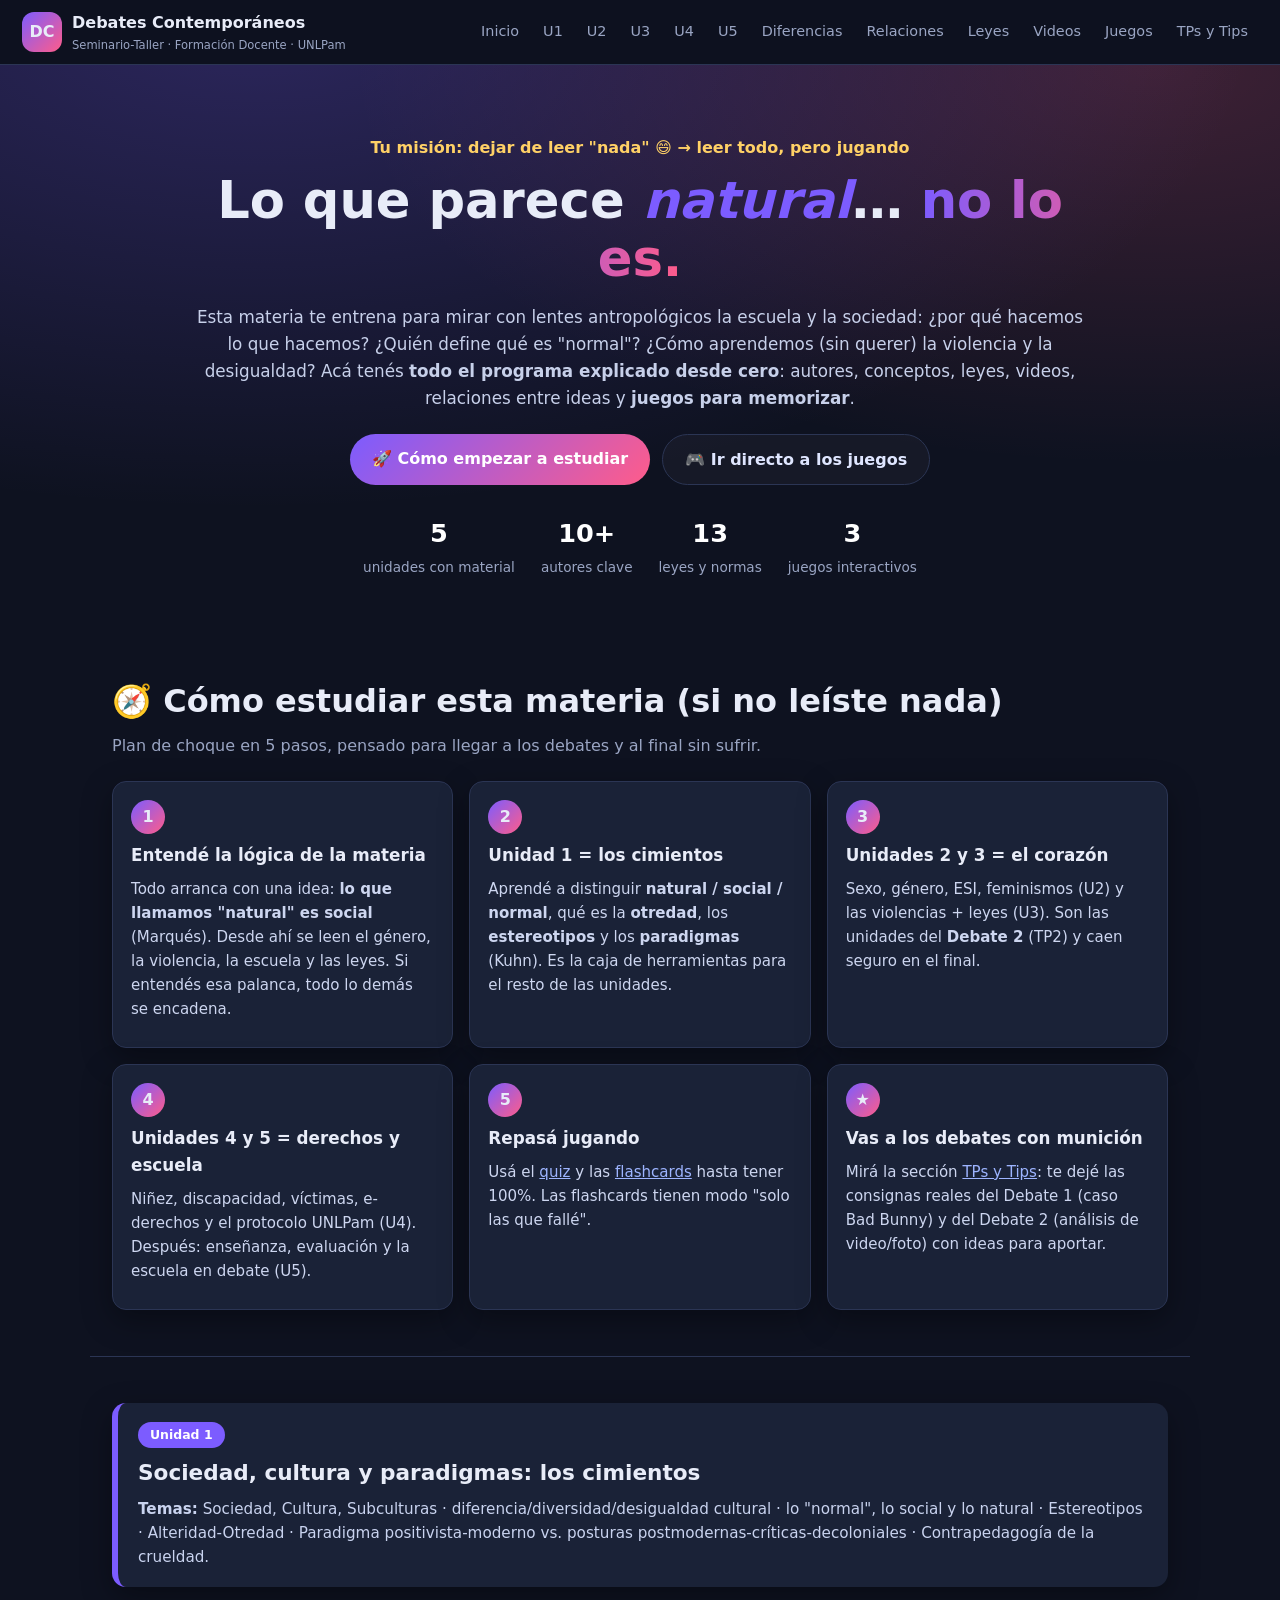
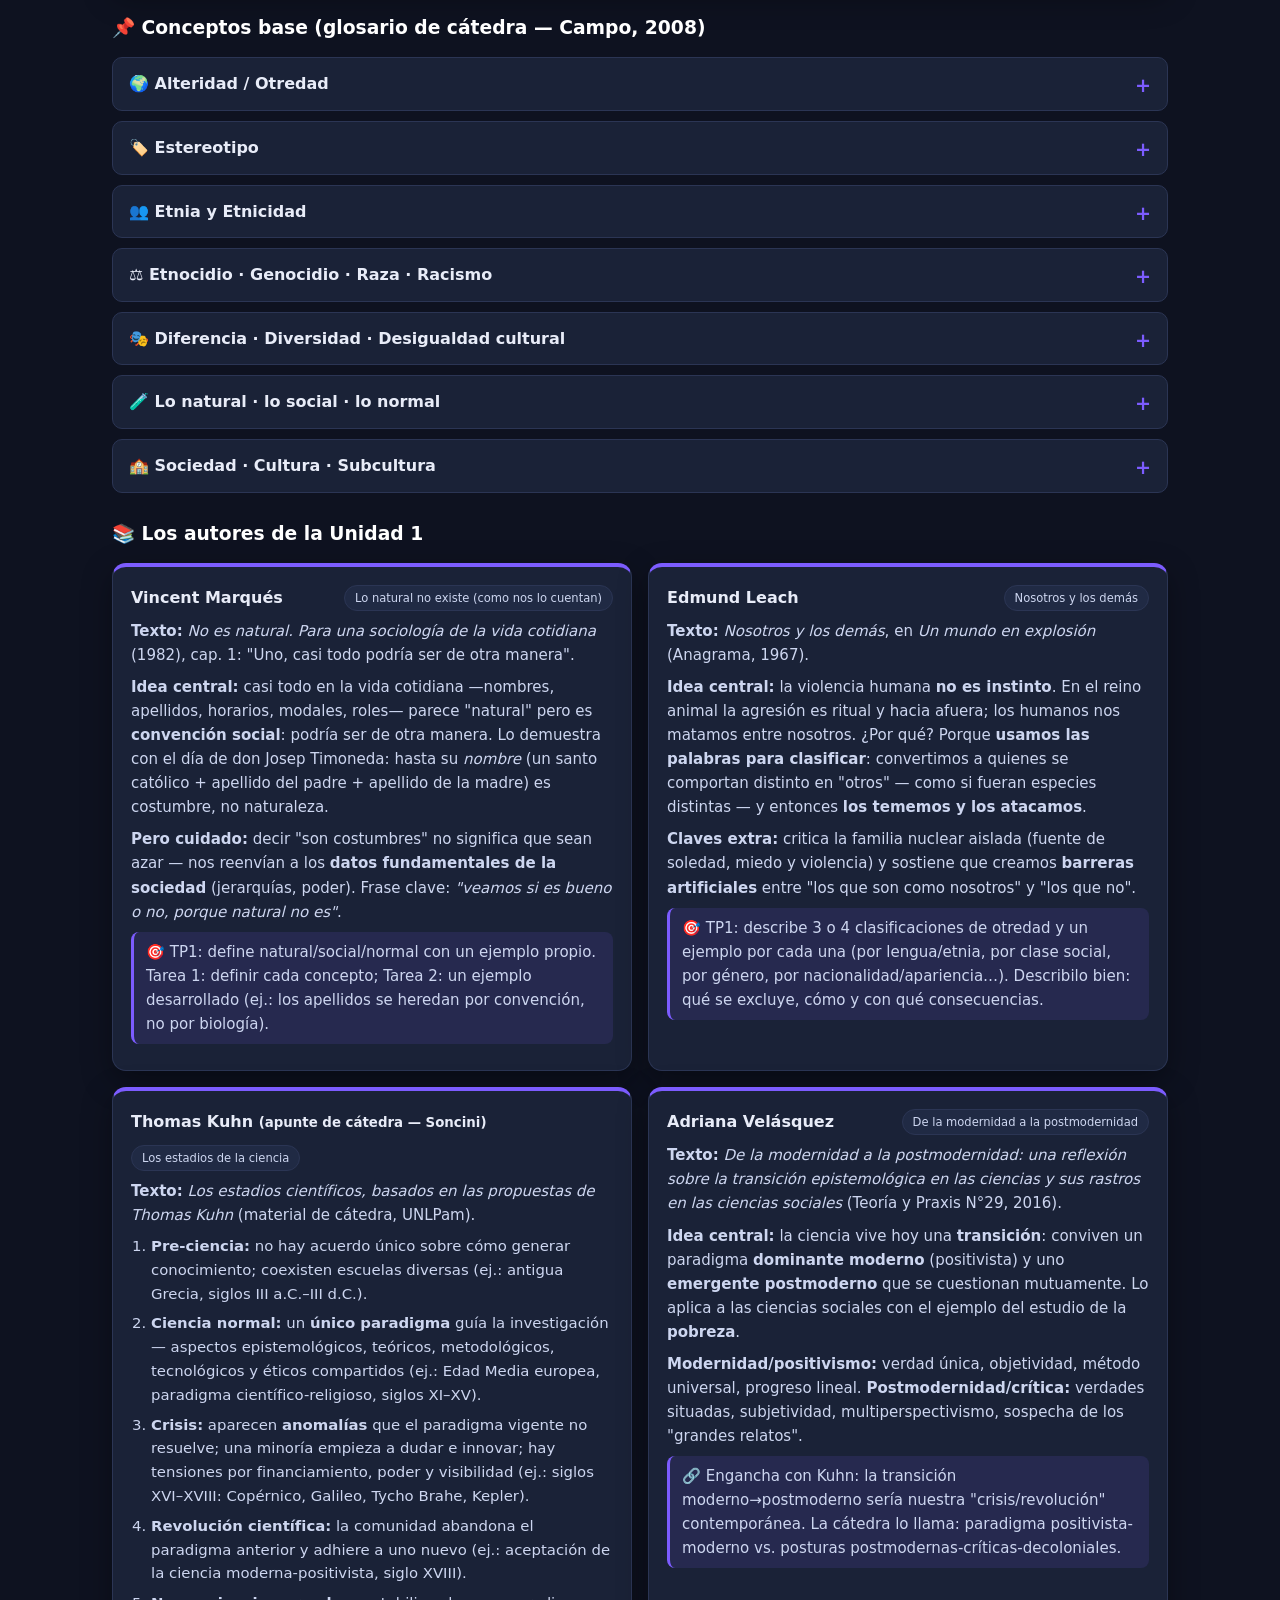
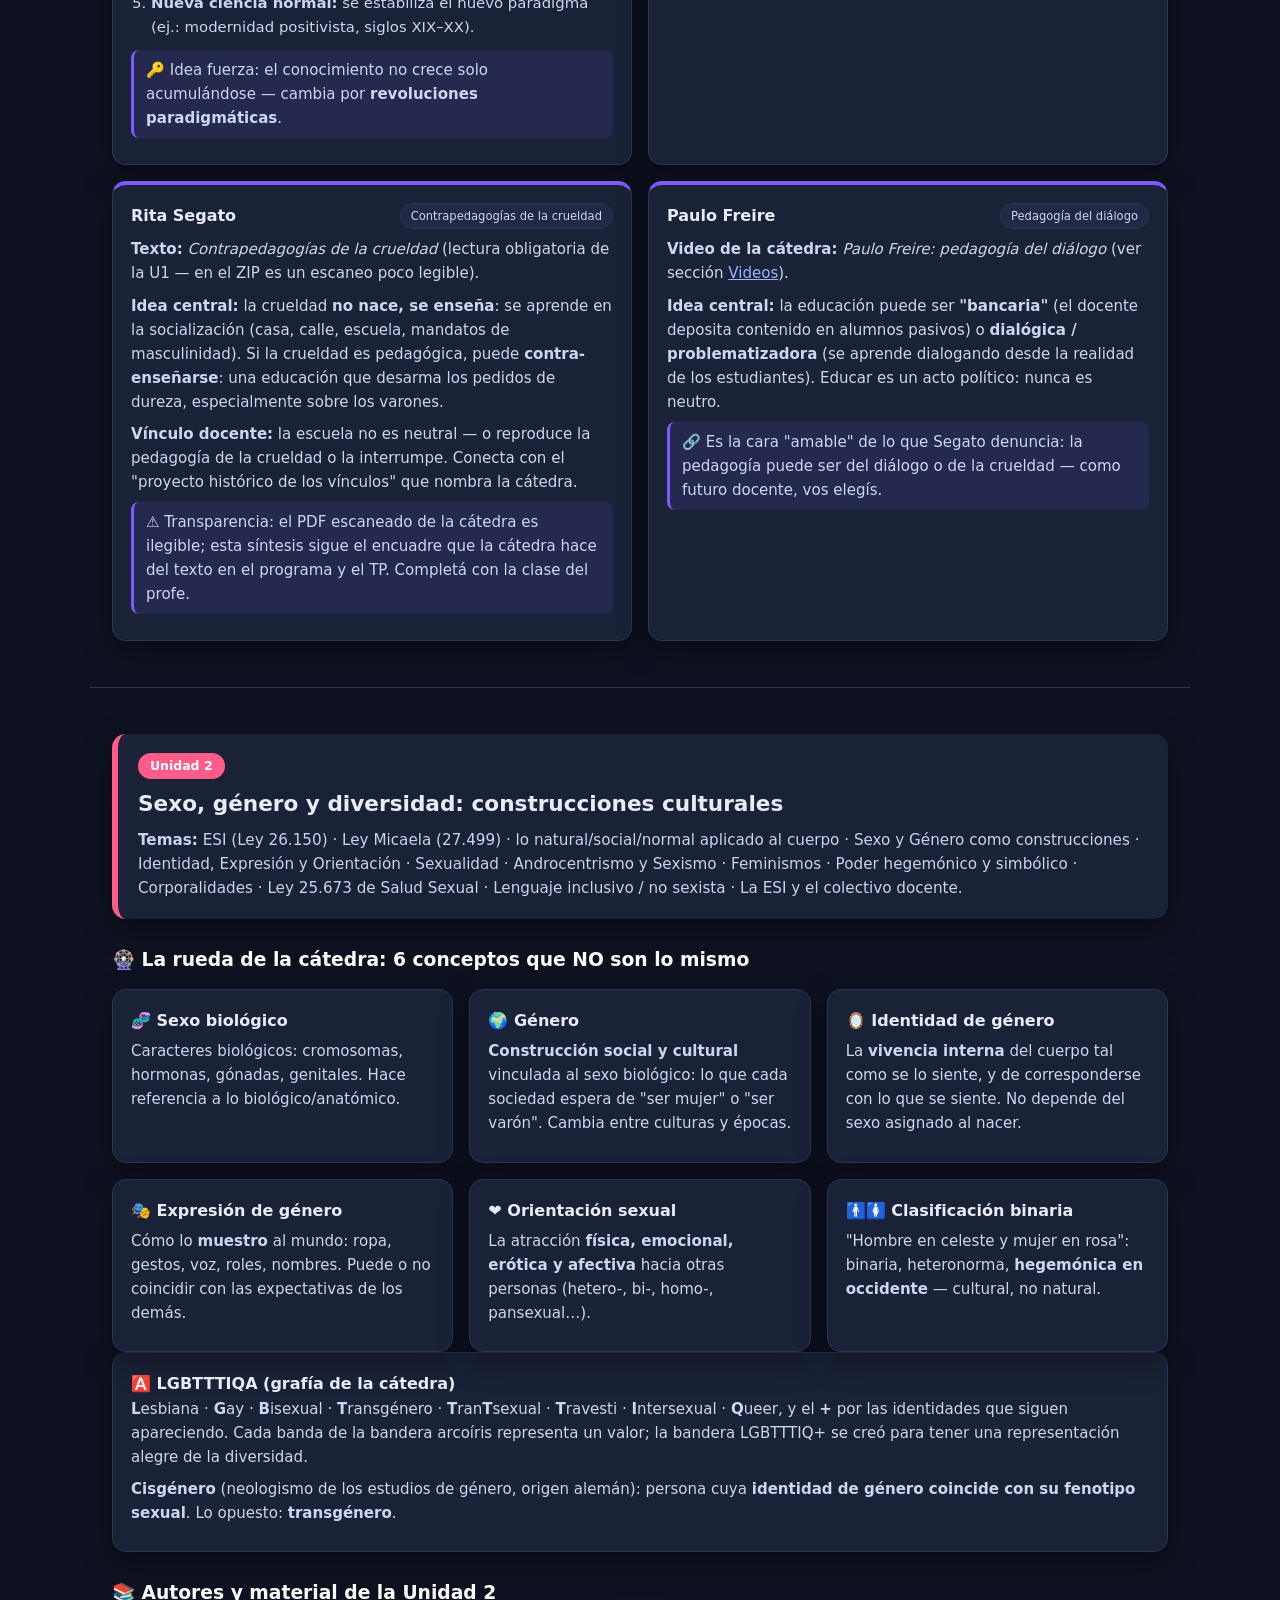
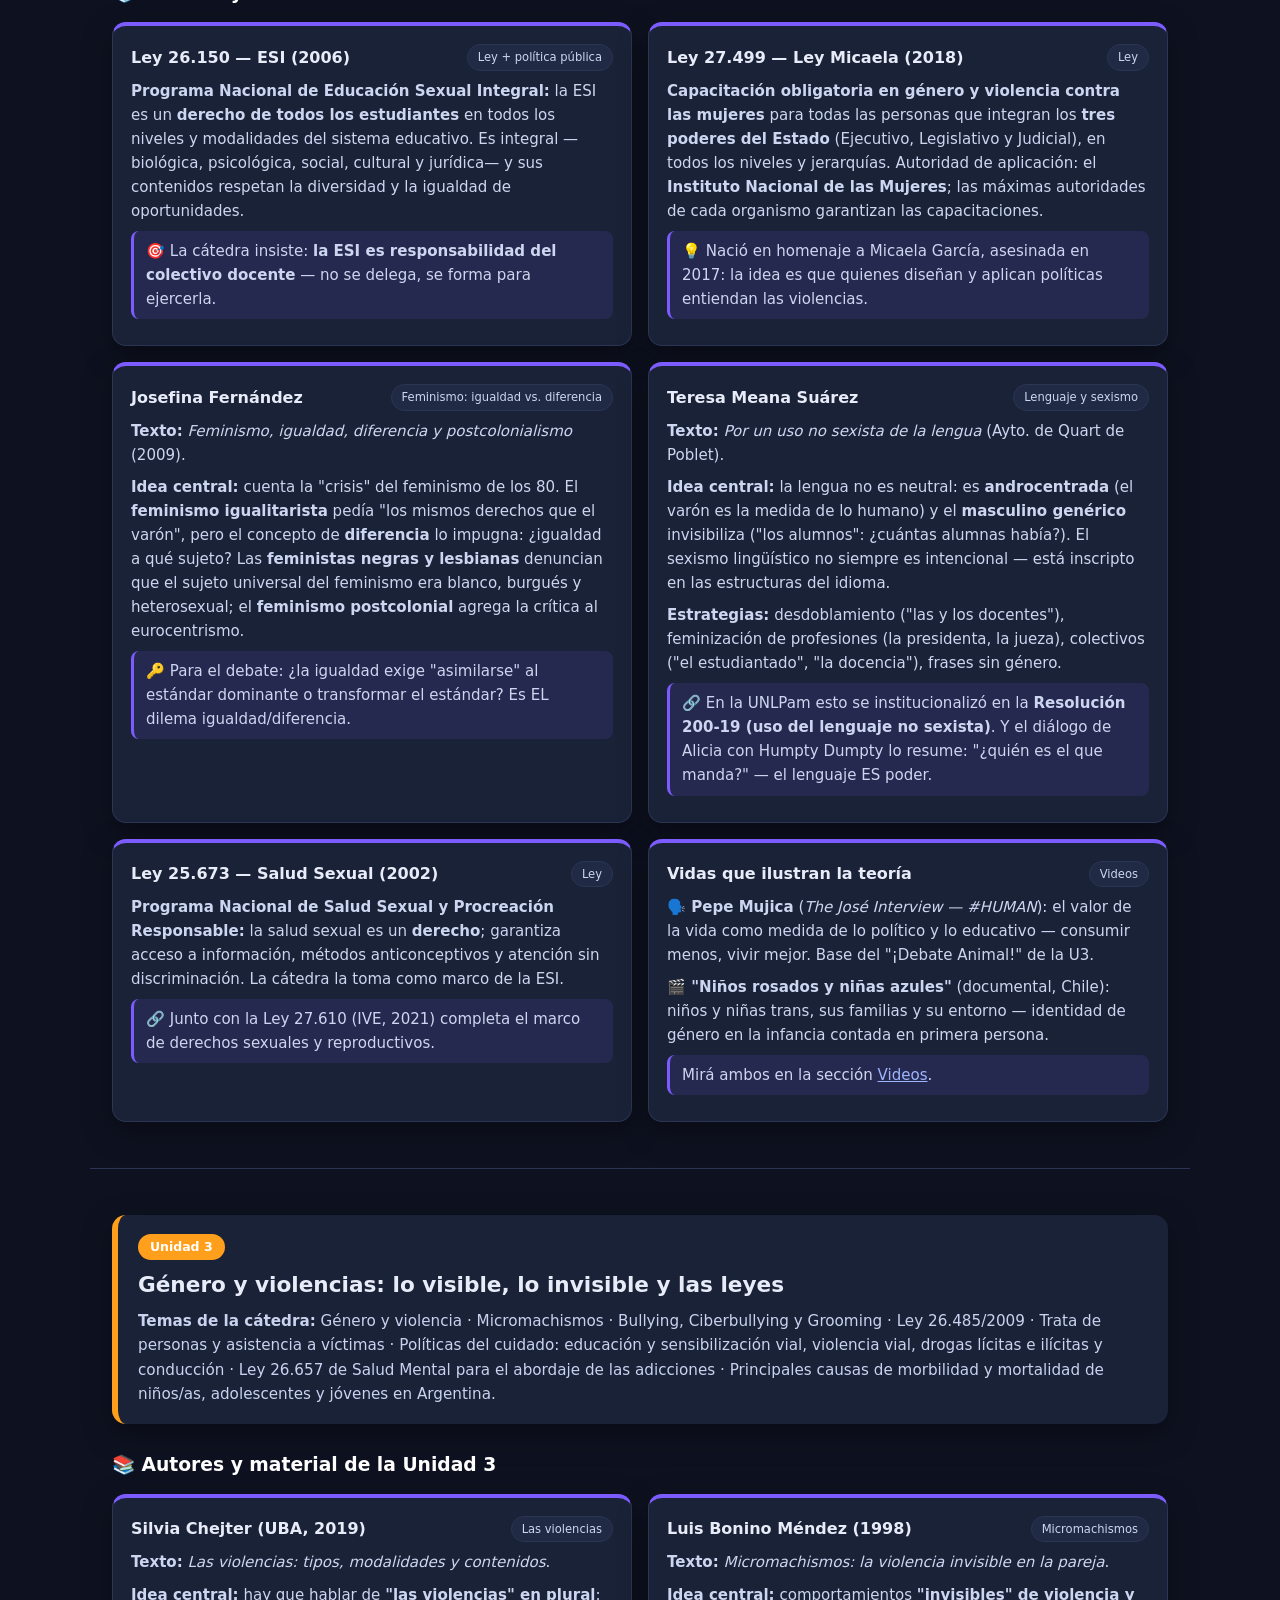
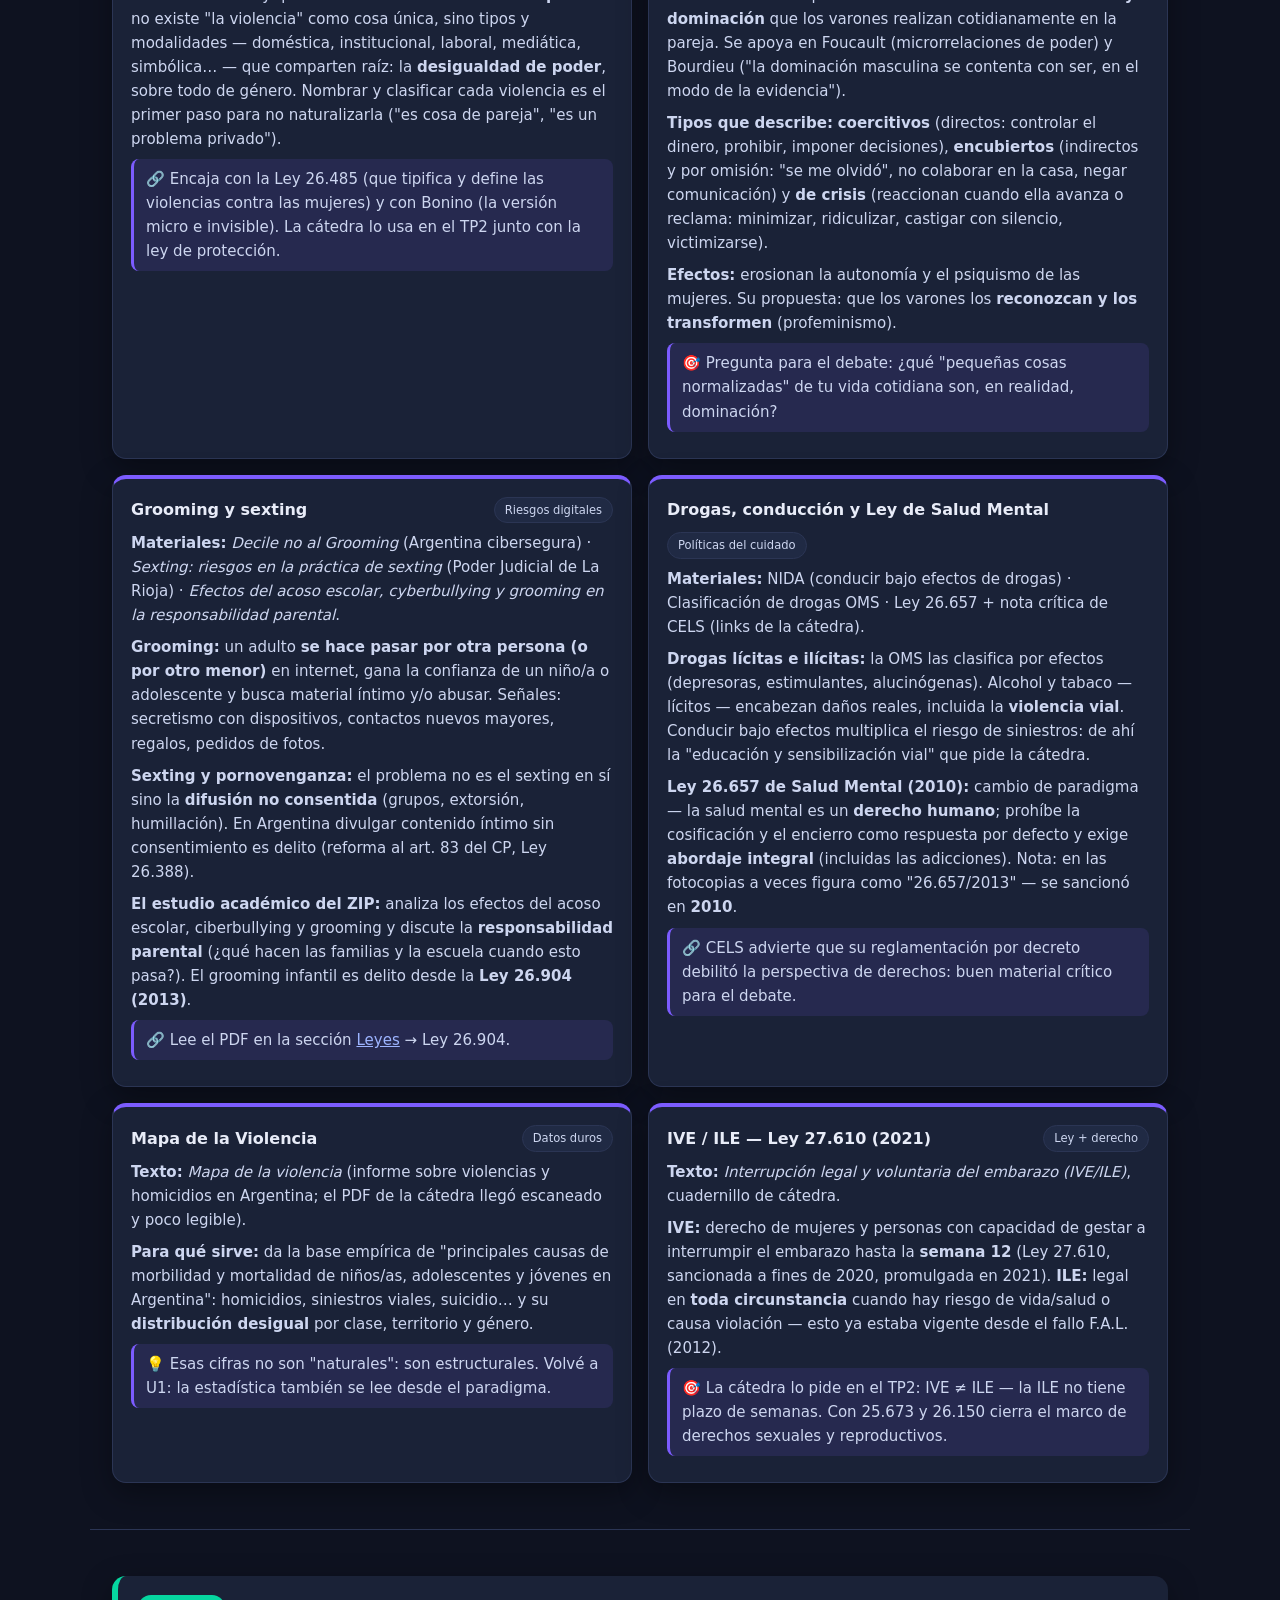
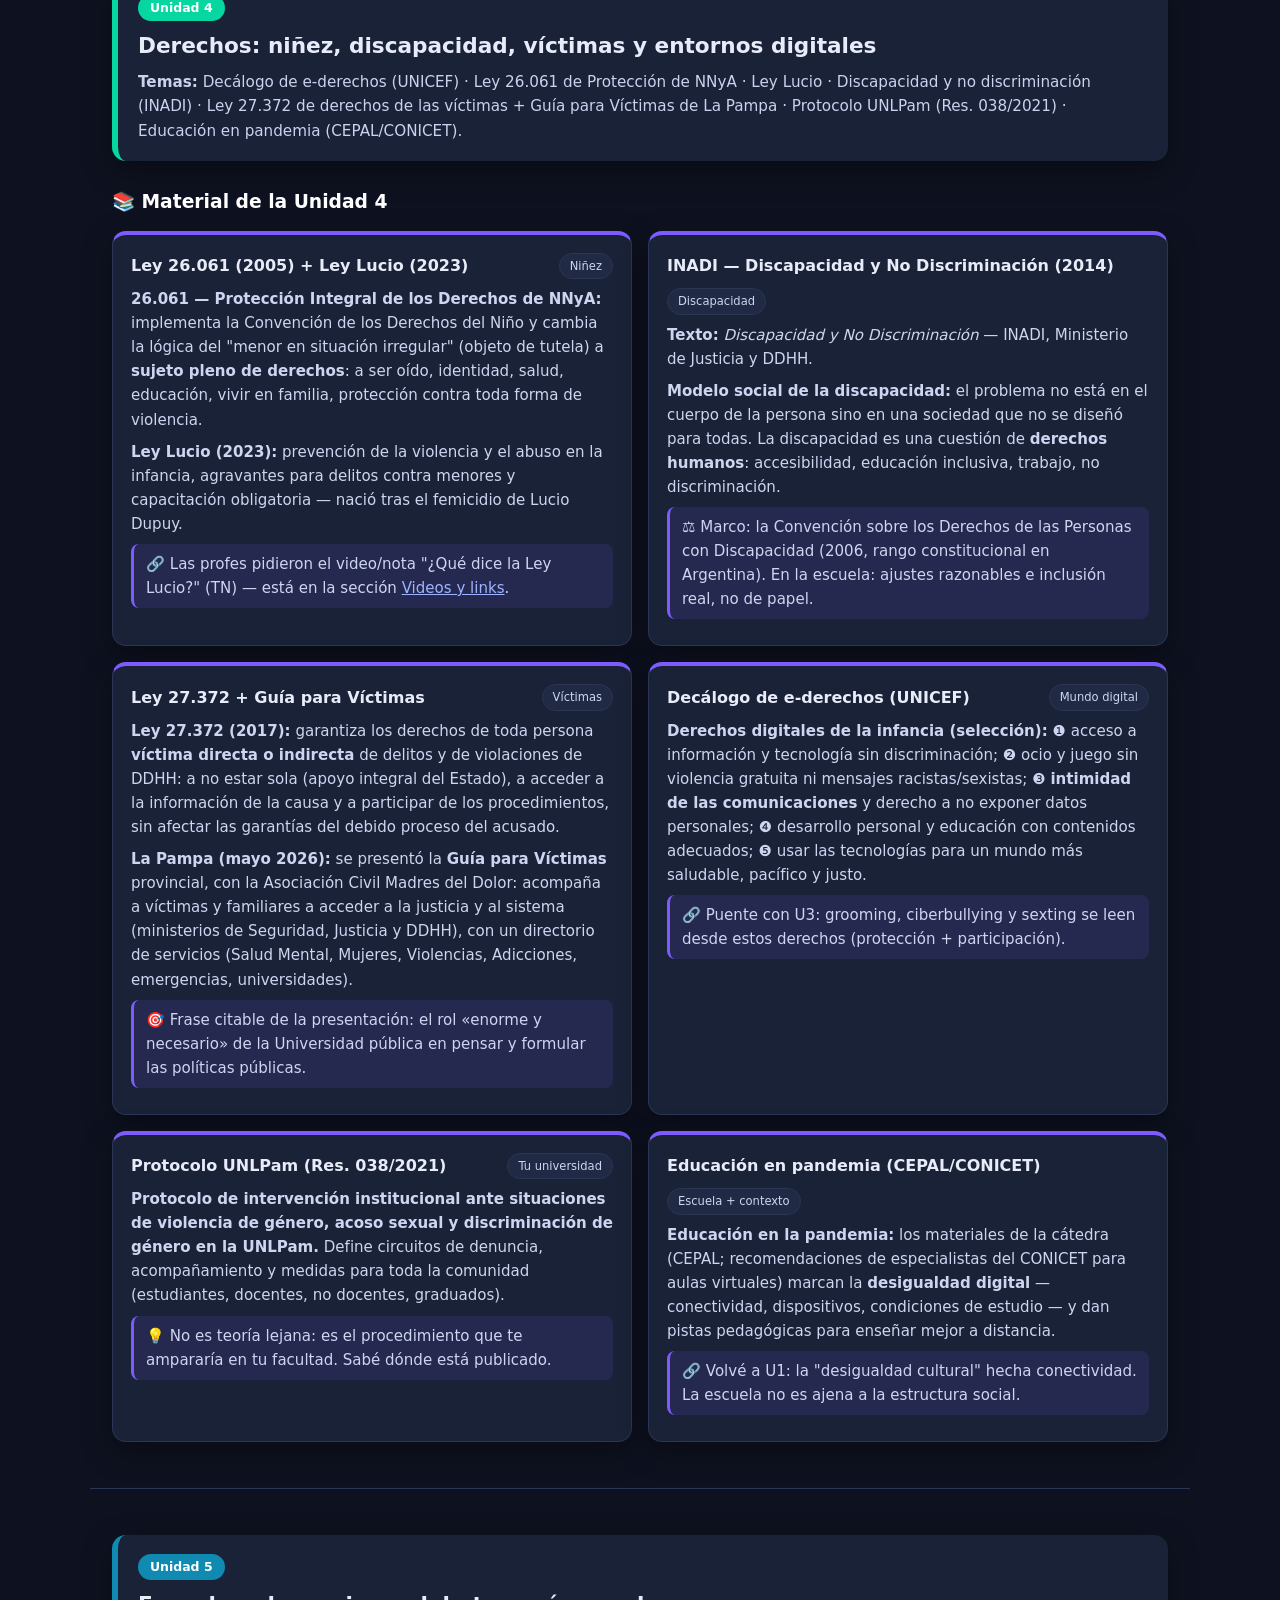
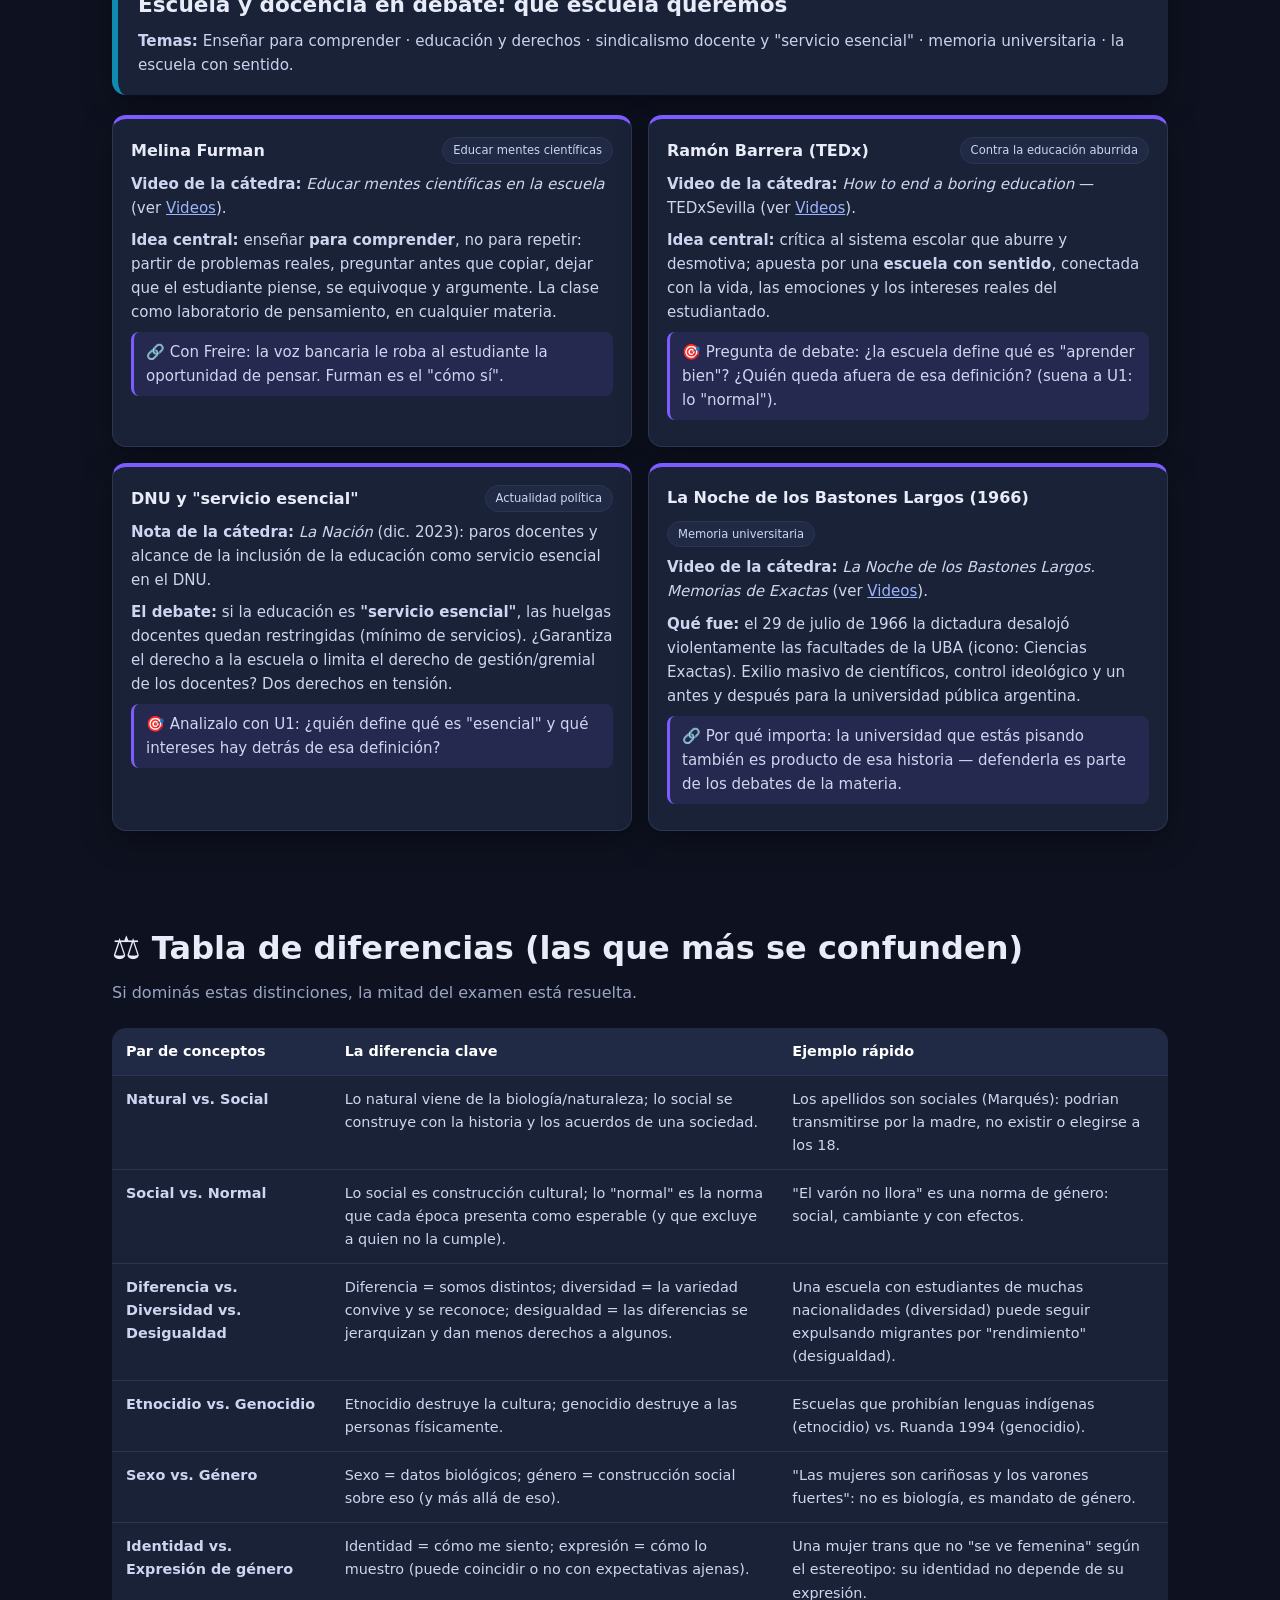
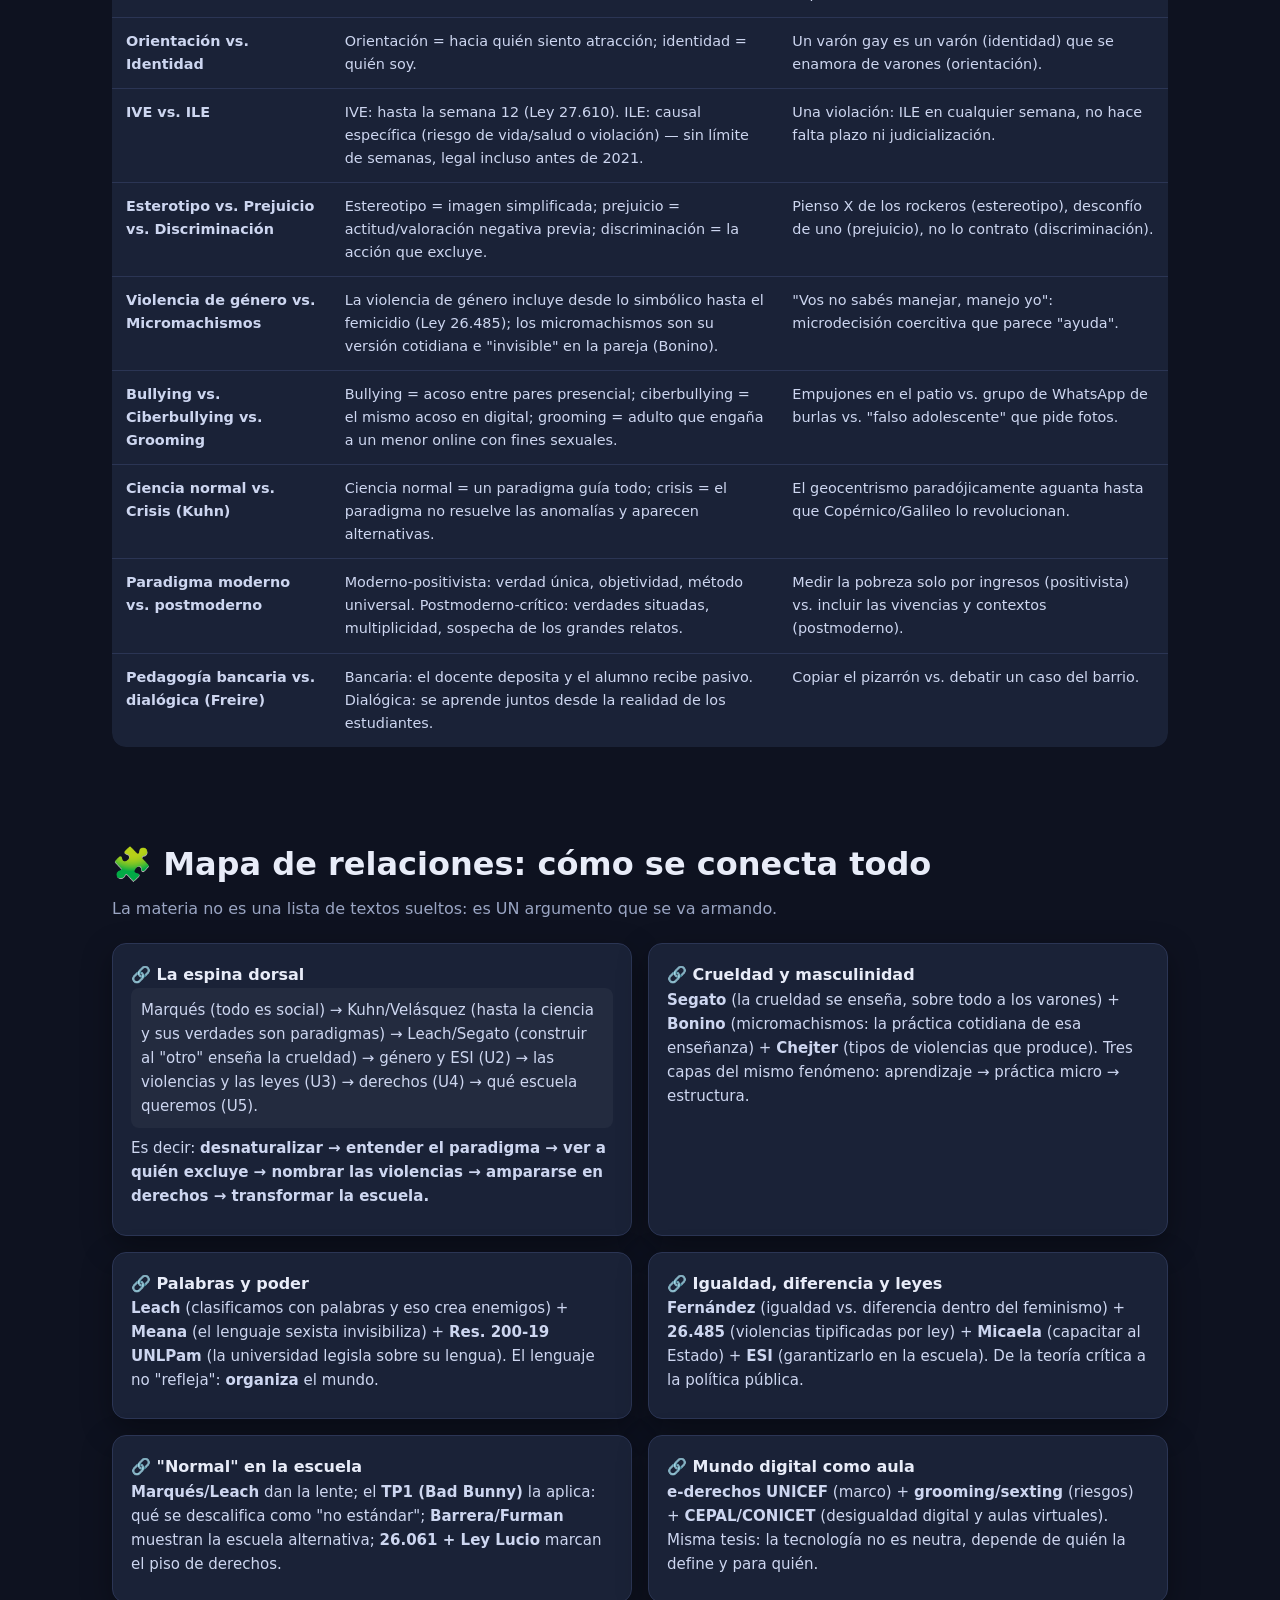
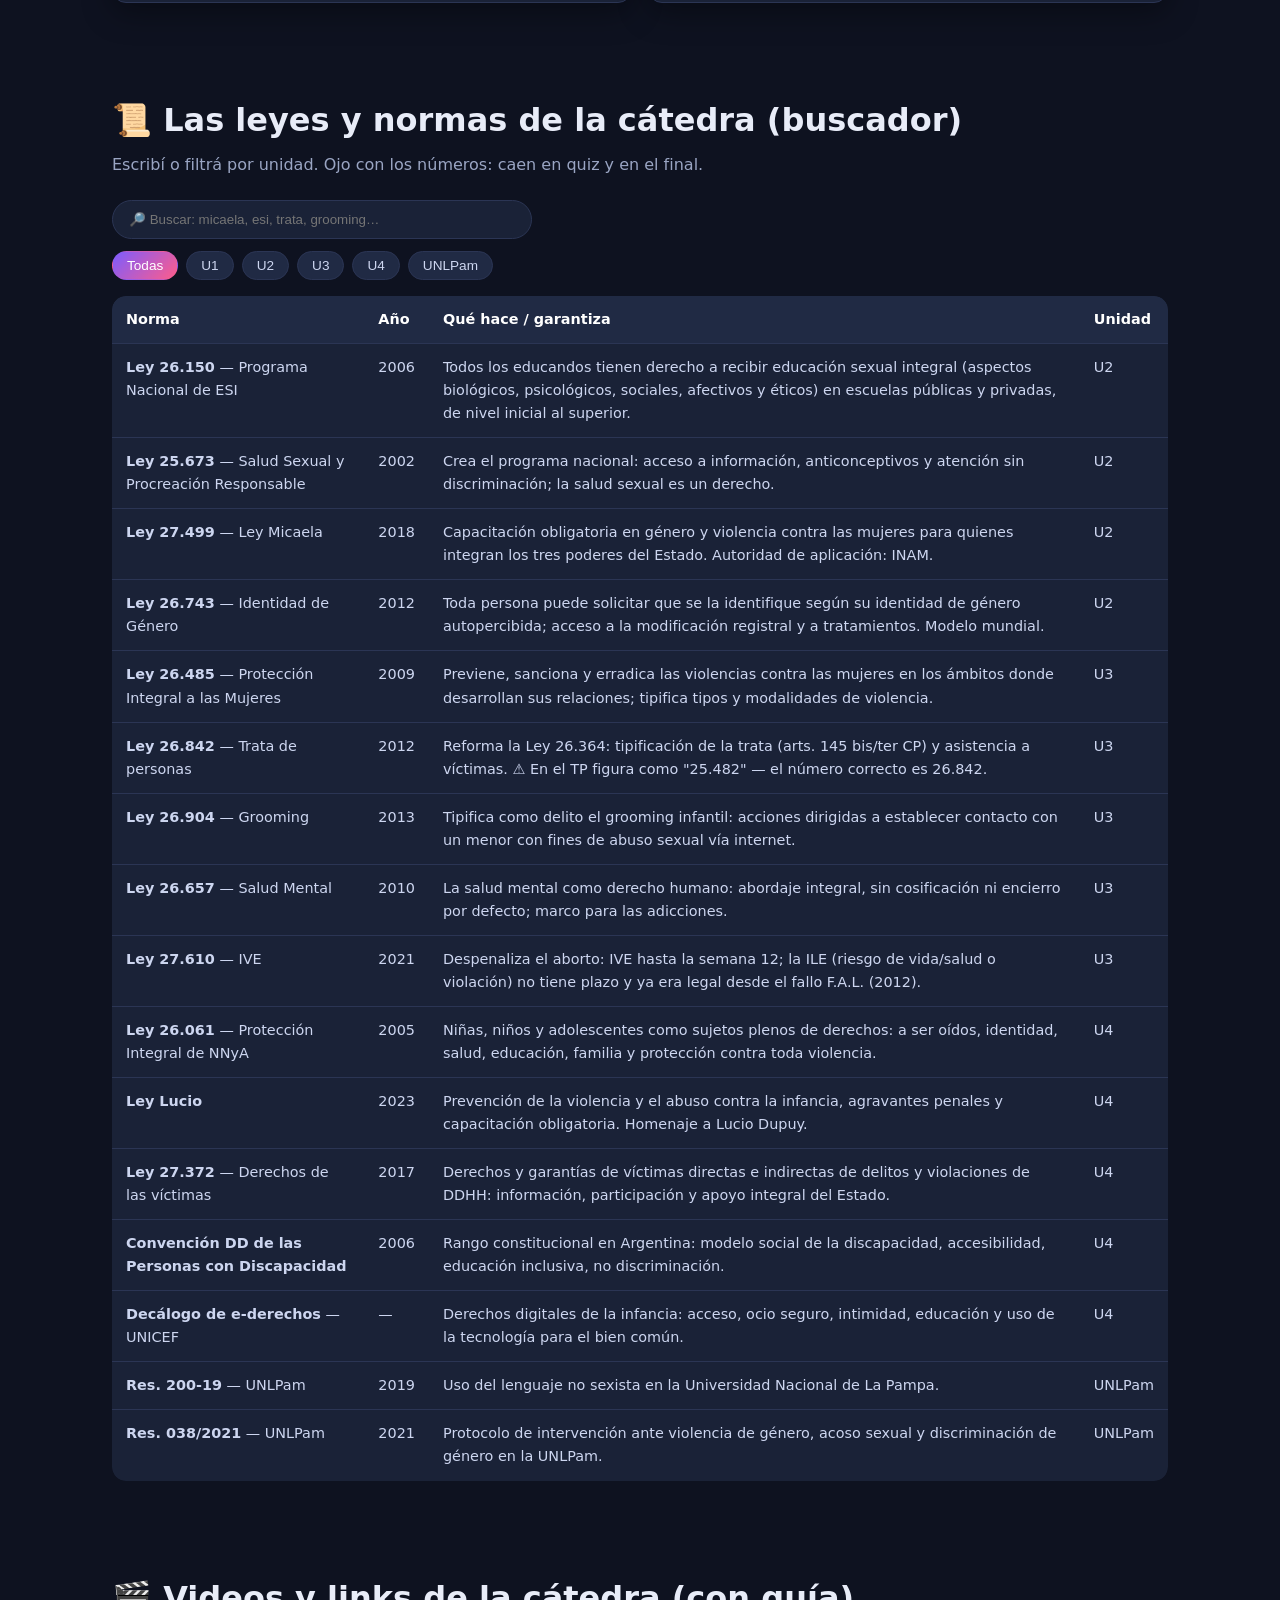
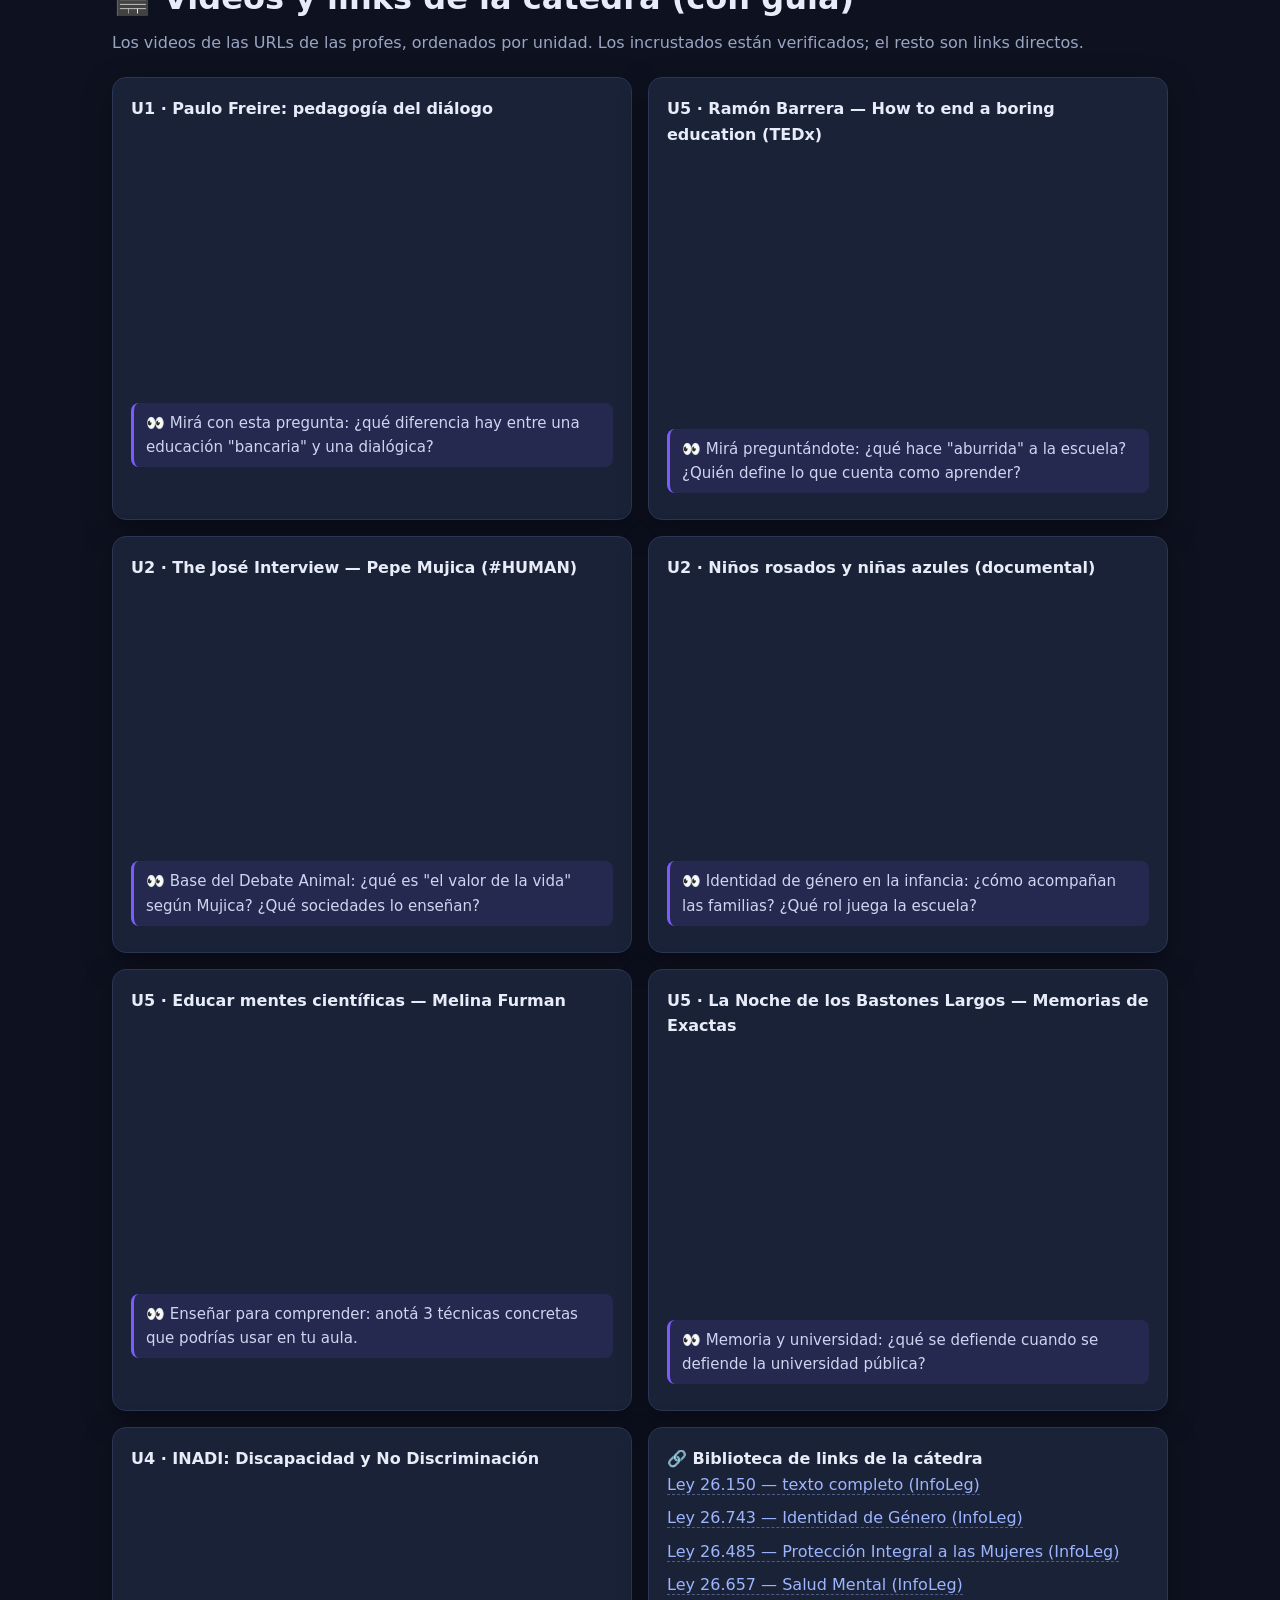
<file: index.html>
<!DOCTYPE html>
<html lang="es">
<head>
<meta charset="UTF-8">
<meta name="viewport" content="width=device-width, initial-scale=1.0">
<title>Debates Contemporáneos — Sitio de estudio | UNLPam</title>
<meta name="description" content="Sitio de estudio interactivo para Seminario-Taller Debates Contemporáneos en la Formación Docente (UNLPam). Autores, conceptos, leyes, videos, quiz y juegos.">
<link rel="stylesheet" href="styles.css">
</head>
<body>

<header class="topbar">
  <div class="brand">
    <span class="logo">DC</span>
    <div><strong>Debates Contemporáneos</strong><small>Seminario-Taller · Formación Docente · UNLPam</small></div>
  </div>
  <nav class="nav" id="mainNav">
    <a href="#inicio">Inicio</a>
    <a href="#unidad1">U1</a>
    <a href="#unidad2">U2</a>
    <a href="#unidad3">U3</a>
    <a href="#unidad4">U4</a>
    <a href="#unidad5">U5</a>
    <a href="#diferencias">Diferencias</a>
    <a href="#relaciones">Relaciones</a>
    <a href="#leyes">Leyes</a>
    <a href="#videos">Videos</a>
    <a href="#juegos">Juegos</a>
    <a href="#tips">TPs y Tips</a>
  </nav>
  <button class="burger" id="burger" aria-label="Abrir menú">☰</button>
</header>

<!-- ================= HERO ================= -->
<section class="hero" id="inicio">
  <div class="hero-inner">
    <p class="kicker">Tu misión: dejar de leer "nada" 😄 → leer todo, pero jugando</p>
    <h1>Lo que parece <em>natural</em>… <span>no lo es.</span></h1>
    <p class="lead">Esta materia te entrena para mirar con lentes antropológicos la escuela y la sociedad: ¿por qué hacemos lo que hacemos? ¿Quién define qué es "normal"? ¿Cómo aprendemos (sin querer) la violencia y la desigualdad? Acá tenés <strong>todo el programa explicado desde cero</strong>: autores, conceptos, leyes, videos, relaciones entre ideas y <strong>juegos para memorizar</strong>.</p>
    <div class="hero-cta">
      <a class="btn primary" href="#plan">🚀 Cómo empezar a estudiar</a>
      <a class="btn ghost" href="#juegos">🎮 Ir directo a los juegos</a>
    </div>
    <div class="hero-stats">
      <div><b>5</b><span>unidades con material</span></div>
      <div><b>10+</b><span>autores clave</span></div>
      <div><b>13</b><span>leyes y normas</span></div>
      <div><b>3</b><span>juegos interactivos</span></div>
    </div>
  </div>
</section>

<!-- ================= PLAN DE ESTUDIO ================= -->
<section class="section" id="plan">
  <h2 class="sec-title">🧭 Cómo estudiar esta materia (si no leíste nada)</h2>
  <p class="sec-sub">Plan de choque en 5 pasos, pensado para llegar a los debates y al final sin sufrir.</p>
  <div class="grid cols-3">
    <div class="card step"><span class="num">1</span><h3>Entendé la lógica de la materia</h3><p>Todo arranca con una idea: <b>lo que llamamos "natural" es social</b> (Marqués). Desde ahí se leen el género, la violencia, la escuela y las leyes. Si entendés esa palanca, todo lo demás se encadena.</p></div>
    <div class="card step"><span class="num">2</span><h3>Unidad 1 = los cimientos</h3><p>Aprendé a distinguir <b>natural / social / normal</b>, qué es la <b>otredad</b>, los <b>estereotipos</b> y los <b>paradigmas</b> (Kuhn). Es la caja de herramientas para el resto de las unidades.</p></div>
    <div class="card step"><span class="num">3</span><h3>Unidades 2 y 3 = el corazón</h3><p>Sexo, género, ESI, feminismos (U2) y las violencias + leyes (U3). Son las unidades del <b>Debate 2</b> (TP2) y caen seguro en el final.</p></div>
    <div class="card step"><span class="num">4</span><h3>Unidades 4 y 5 = derechos y escuela</h3><p>Niñez, discapacidad, víctimas, e-derechos y el protocolo UNLPam (U4). Después: enseñanza, evaluación y la escuela en debate (U5).</p></div>
    <div class="card step"><span class="num">5</span><h3>Repasá jugando</h3><p>Usá el <a href="#juegos">quiz</a> y las <a href="#juegos">flashcards</a> hasta tener 100%. Las flashcards tienen modo "solo las que fallé".</p></div>
    <div class="card step"><span class="num">★</span><h3>Vas a los debates con munición</h3><p>Mirá la sección <a href="#tips">TPs y Tips</a>: te dejé las consignas reales del Debate 1 (caso Bad Bunny) y del Debate 2 (análisis de video/foto) con ideas para aportar.</p></div>
  </div>
</section>

<!-- ================= UNIDAD 1 ================= -->
<section class="section unit" id="unidad1">
  <div class="unit-head" style="--u:#7c5cff">
    <span class="unit-badge">Unidad 1</span>
    <h2>Sociedad, cultura y paradigmas: los cimientos</h2>
    <p><b>Temas:</b> Sociedad, Cultura, Subculturas · diferencia/diversidad/desigualdad cultural · lo "normal", lo social y lo natural · Estereotipos · Alteridad-Otredad · Paradigma positivista-moderno vs. posturas postmodernas-críticas-decoloniales · Contrapedagogía de la crueldad.</p>
  </div>

  <h3 class="sub-title">📌 Conceptos base (glosario de cátedra — Campo, 2008)</h3>
  <div class="accordion" data-unit="u1">
    <details><summary>🌍 Alteridad / Otredad</summary><div><p>Relación con el "otro": el mundo está lleno de otros, y <b>la conciencia del otro me permite descubrir mi propia identidad</b>. Construimos la idea del "otro" y, en ese juego, nos construimos a nosotros mismos (mismidad ↔ otredad).</p><p class="note">💡 Ojo: el "otro" genera <b>fascinación y rechazo</b> a la vez. Ejemplo de la cátedra: muchos migrantes, al llegar a un ambiente distinto u hostil, <em>redescubren</em> sus raíces y valoran más su lugar de origen.</p></div></details>
    <details><summary>🏷️ Estereotipo</summary><div><p>Ideas prejuiciosas (generalmente negativas) respecto de un grupo: dejan una <b>imagen simplista</b> de personas, grupos, instituciones o culturas.</p><p class="note">Ejemplo de la cátedra: "todo rockero es borracho, drogadicto y satánico".</p></div></details>
    <details><summary>👥 Etnia y Etnicidad</summary><div><p><b>Etnia:</b> identificación de un grupo que comparte vínculos territoriales, culturales, fenotípicos, de valores, creencias y conciencia histórica. Es <b>dinámica</b>, cambia con el tiempo. Hoy se prefiere al desacreditado término "raza".</p><p><b>Etnicidad:</b> identificarse o sentirse parte de un grupo étnico (y a veces excluir a otros por esa afiliación).</p></div></details>
    <details><summary>⚖️ Etnocidio · Genocidio · Raza · Racismo</summary><div><p><b>Etnocidio:</b> destrucción de la <b>cultura</b> de un grupo étnico por un grupo dominante (la gente vive, su cultura no).</p><p><b>Genocidio:</b> eliminación <b>física</b> deliberada de un grupo mediante asesinato en masa (ej.: Hitler con los judíos; Ruanda 1994, hutus vs tutsis).</p><p><b>Raza:</b> grupo étnico al que se asume una base biológica — la antropología cultural ya <b>no usa</b> el término (queda apto para especies animales).</p><p><b>Racismo:</b> jerarquizar y discriminar personas a partir de esa supuesta "raza".</p></div></details>
    <details><summary>🎭 Diferencia · Diversidad · Desigualdad cultural</summary><div><p><b>Diferencia:</b> somos distintos (hablar, comer, creer, vestir). <b>Diversidad:</b> esa variedad convive y se reconoce en un mismo espacio. <b>Desigualdad:</b> cuando esas diferencias se ordenan jerárquicamente y algunos acceden menos a derechos, recursos o reconocimiento.</p><p class="note">La escuela suele "celebrar la diversidad" pero convivir con la desigualdad: ahí está el debate.</p></div></details>
    <details><summary>🧪 Lo natural · lo social · lo normal</summary><div><p><b>Natural:</b> dado por la biología o la naturaleza. <b>Social:</b> producido por la sociedad y la historia (convención, costumbre, acuerdo sociocultural). <b>Normal:</b> la norma que en cada época y lugar se presenta como "lo esperable".</p><p class="note">Trampa clásica: presentar lo social como natural para naturalizarlo ("es así, siempre fue así"). Toda la materia gira en torno a desarmar eso.</p></div></details>
    <details><summary>🏫 Sociedad · Cultura · Subcultura</summary><div><p><b>Sociedad:</b> red de relaciones sociales en la que vivimos. <b>Cultura:</b> todo lo que esa sociedad produce y transmite (sentidos, prácticas, objetos) — se aprende, no se hereda biológicamente. <b>Subcultura:</b> grupos dentro de la sociedad con rasgos propios (estéticas, gustos, códigos) que comparten la cultura mayor sin dejar de pertenecer a ella.</p></div></details>
  </div>

  <h3 class="sub-title">📚 Los autores de la Unidad 1</h3>
  <div class="grid cols-2">
    <article class="card author">
      <div class="a-head"><h4>Vincent Marqués</h4><span class="chip">Lo natural no existe (como nos lo cuentan)</span></div>
      <p class="src"><b>Texto:</b> <em>No es natural. Para una sociología de la vida cotidiana</em> (1982), cap. 1: "Uno, casi todo podría ser de otra manera".</p>
      <p><b>Idea central:</b> casi todo en la vida cotidiana —nombres, apellidos, horarios, modales, roles— parece "natural" pero es <b>convención social</b>: podría ser de otra manera. Lo demuestra con el día de don Josep Timoneda: hasta su <em>nombre</em> (un santo católico + apellido del padre + apellido de la madre) es costumbre, no naturaleza.</p>
      <p><b>Pero cuidado:</b> decir "son costumbres" no significa que sean azar — nos reenvían a los <b>datos fundamentales de la sociedad</b> (jerarquías, poder). Frase clave: <em>"veamos si es bueno o no, porque natural no es"</em>.</p>
      <p class="note">🎯 TP1: define natural/social/normal con un ejemplo propio. Tarea 1: definir cada concepto; Tarea 2: un ejemplo desarrollado (ej.: los apellidos se heredan por convención, no por biología).</p>
    </article>

    <article class="card author">
      <div class="a-head"><h4>Edmund Leach</h4><span class="chip">Nosotros y los demás</span></div>
      <p class="src"><b>Texto:</b> <em>Nosotros y los demás</em>, en <em>Un mundo en explosión</em> (Anagrama, 1967).</p>
      <p><b>Idea central:</b> la violencia humana <b>no es instinto</b>. En el reino animal la agresión es ritual y hacia afuera; los humanos nos matamos entre nosotros. ¿Por qué? Porque <b>usamos las palabras para clasificar</b>: convertimos a quienes se comportan distinto en "otros" — como si fueran especies distintas — y entonces <b>los tememos y los atacamos</b>.</p>
      <p><b>Claves extra:</b> critica la familia nuclear aislada (fuente de soledad, miedo y violencia) y sostiene que creamos <b>barreras artificiales</b> entre "los que son como nosotros" y "los que no".</p>
      <p class="note">🎯 TP1: describe 3 o 4 clasificaciones de otredad y un ejemplo por cada una (por lengua/etnia, por clase social, por género, por nacionalidad/apariencia…). Describilo bien: qué se excluye, cómo y con qué consecuencias.</p>
    </article>

    <article class="card author">
      <div class="a-head"><h4>Thomas Kuhn <small>(apunte de cátedra — Soncini)</small></h4><span class="chip">Los estadios de la ciencia</span></div>
      <p class="src"><b>Texto:</b> <em>Los estadios científicos, basados en las propuestas de Thomas Kuhn</em> (material de cátedra, UNLPam).</p>
      <ol>
        <li><b>Pre-ciencia:</b> no hay acuerdo único sobre cómo generar conocimiento; coexisten escuelas diversas (ej.: antigua Grecia, siglos III a.C.–III d.C.).</li>
        <li><b>Ciencia normal:</b> un <b>único paradigma</b> guía la investigación — aspectos epistemológicos, teóricos, metodológicos, tecnológicos y éticos compartidos (ej.: Edad Media europea, paradigma científico-religioso, siglos XI–XV).</li>
        <li><b>Crisis:</b> aparecen <b>anomalías</b> que el paradigma vigente no resuelve; una minoría empieza a dudar e innovar; hay tensiones por financiamiento, poder y visibilidad (ej.: siglos XVI–XVIII: Copérnico, Galileo, Tycho Brahe, Kepler).</li>
        <li><b>Revolución científica:</b> la comunidad abandona el paradigma anterior y adhiere a uno nuevo (ej.: aceptación de la ciencia moderna-positivista, siglo XVIII).</li>
        <li><b>Nueva ciencia normal:</b> se estabiliza el nuevo paradigma (ej.: modernidad positivista, siglos XIX–XX).</li>
      </ol>
      <p class="note">🔑 Idea fuerza: el conocimiento no crece solo acumulándose — cambia por <b>revoluciones paradigmáticas</b>.</p>
    </article>

    <article class="card author">
      <div class="a-head"><h4>Adriana Velásquez</h4><span class="chip">De la modernidad a la postmodernidad</span></div>
      <p class="src"><b>Texto:</b> <em>De la modernidad a la postmodernidad: una reflexión sobre la transición epistemológica en las ciencias y sus rastros en las ciencias sociales</em> (Teoría y Praxis N°29, 2016).</p>
      <p><b>Idea central:</b> la ciencia vive hoy una <b>transición</b>: conviven un paradigma <b>dominante moderno</b> (positivista) y uno <b>emergente postmoderno</b> que se cuestionan mutuamente. Lo aplica a las ciencias sociales con el ejemplo del estudio de la <b>pobreza</b>.</p>
      <p><b>Modernidad/positivismo:</b> verdad única, objetividad, método universal, progreso lineal. <b>Postmodernidad/crítica:</b> verdades situadas, subjetividad, multiperspectivismo, sospecha de los "grandes relatos".</p>
      <p class="note">🔗 Engancha con Kuhn: la transición moderno→postmoderno sería nuestra "crisis/revolución" contemporánea. La cátedra lo llama: paradigma positivista-moderno vs. posturas postmodernas-críticas-decoloniales.</p>
    </article>

    <article class="card author">
      <div class="a-head"><h4>Rita Segato</h4><span class="chip">Contrapedagogías de la crueldad</span></div>
      <p class="src"><b>Texto:</b> <em>Contrapedagogías de la crueldad</em> (lectura obligatoria de la U1 — en el ZIP es un escaneo poco legible).</p>
      <p><b>Idea central:</b> la crueldad <b>no nace, se enseña</b>: se aprende en la socialización (casa, calle, escuela, mandatos de masculinidad). Si la crueldad es pedagógica, puede <b>contra-enseñarse</b>: una educación que desarma los pedidos de dureza, especialmente sobre los varones.</p>
      <p><b>Vínculo docente:</b> la escuela no es neutral — o reproduce la pedagogía de la crueldad o la interrumpe. Conecta con el "proyecto histórico de los vínculos" que nombra la cátedra.</p>
      <p class="note">⚠️ Transparencia: el PDF escaneado de la cátedra es ilegible; esta síntesis sigue el encuadre que la cátedra hace del texto en el programa y el TP. Completá con la clase del profe.</p>
    </article>

    <article class="card author">
      <div class="a-head"><h4>Paulo Freire</h4><span class="chip">Pedagogía del diálogo</span></div>
      <p class="src"><b>Video de la cátedra:</b> <em>Paulo Freire: pedagogía del diálogo</em> (ver sección <a href="#videos">Videos</a>).</p>
      <p><b>Idea central:</b> la educación puede ser <b>"bancaria"</b> (el docente deposita contenido en alumnos pasivos) o <b>dialógica / problematizadora</b> (se aprende dialogando desde la realidad de los estudiantes). Educar es un acto político: nunca es neutro.</p>
      <p class="note">🔗 Es la cara "amable" de lo que Segato denuncia: la pedagogía puede ser del diálogo o de la crueldad — como futuro docente, vos elegís.</p>
    </article>
  </div>
</section>

<!-- ================= UNIDAD 2 ================= -->
<section class="section unit" id="unidad2">
  <div class="unit-head" style="--u:#ff5c8a">
    <span class="unit-badge">Unidad 2</span>
    <h2>Sexo, género y diversidad: construcciones culturales</h2>
    <p><b>Temas:</b> ESI (Ley 26.150) · Ley Micaela (27.499) · lo natural/social/normal aplicado al cuerpo · Sexo y Género como construcciones · Identidad, Expresión y Orientación · Sexualidad · Androcentrismo y Sexismo · Feminismos · Poder hegemónico y simbólico · Corporalidades · Ley 25.673 de Salud Sexual · Lenguaje inclusivo / no sexista · La ESI y el colectivo docente.</p>
  </div>

  <h3 class="sub-title">🎡 La rueda de la cátedra: 6 conceptos que NO son lo mismo</h3>
  <div class="grid cols-3">
    <div class="card mini"><h4>🧬 Sexo biológico</h4><p>Caracteres biológicos: cromosomas, hormonas, gónadas, genitales. Hace referencia a lo biológico/anatómico.</p></div>
    <div class="card mini"><h4>🌍 Género</h4><p><b>Construcción social y cultural</b> vinculada al sexo biológico: lo que cada sociedad espera de "ser mujer" o "ser varón". Cambia entre culturas y épocas.</p></div>
    <div class="card mini"><h4>🪞 Identidad de género</h4><p>La <b>vivencia interna</b> del cuerpo tal como se lo siente, y de corresponderse con lo que se siente. No depende del sexo asignado al nacer.</p></div>
    <div class="card mini"><h4>🎭 Expresión de género</h4><p>Cómo lo <b>muestro</b> al mundo: ropa, gestos, voz, roles, nombres. Puede o no coincidir con las expectativas de los demás.</p></div>
    <div class="card mini"><h4>❤️ Orientación sexual</h4><p>La atracción <b>física, emocional, erótica y afectiva</b> hacia otras personas (hetero-, bi-, homo-, pansexual…).</p></div>
    <div class="card mini"><h4>🚹🚺 Clasificación binaria</h4><p>"Hombre en celeste y mujer en rosa": binaria, heteronorma, <b>hegemónica en occidente</b> — cultural, no natural.</p></div>
  </div>
  <div class="card wide">
    <h4>🅰️ LGBTTTIQA (grafía de la cátedra)</h4>
    <p><b>L</b>esbiana · <b>G</b>ay · <b>B</b>isexual · <b>T</b>ransgénero · <b>T</b>ran<b>T</b>sexual · <b>T</b>ravesti · <b>I</b>ntersexual · <b>Q</b>ueer, y el <b>+</b> por las identidades que siguen apareciendo. Cada banda de la bandera arcoíris representa un valor; la bandera LGBTTTIQ+ se creó para tener una representación alegre de la diversidad.</p>
    <p><b>Cisgénero</b> (neologismo de los estudios de género, origen alemán): persona cuya <b>identidad de género coincide con su fenotipo sexual</b>. Lo opuesto: <b>transgénero</b>.</p>
  </div>

  <h3 class="sub-title">📚 Autores y material de la Unidad 2</h3>
  <div class="grid cols-2">
    <article class="card author">
      <div class="a-head"><h4>Ley 26.150 — ESI (2006)</h4><span class="chip">Ley + política pública</span></div>
      <p><b>Programa Nacional de Educación Sexual Integral:</b> la ESI es un <b>derecho de todos los estudiantes</b> en todos los niveles y modalidades del sistema educativo. Es integral —biológica, psicológica, social, cultural y jurídica— y sus contenidos respetan la diversidad y la igualdad de oportunidades.</p>
      <p class="note">🎯 La cátedra insiste: <b>la ESI es responsabilidad del colectivo docente</b> — no se delega, se forma para ejercerla.</p>
    </article>

    <article class="card author">
      <div class="a-head"><h4>Ley 27.499 — Ley Micaela (2018)</h4><span class="chip">Ley</span></div>
      <p><b>Capacitación obligatoria en género y violencia contra las mujeres</b> para todas las personas que integran los <b>tres poderes del Estado</b> (Ejecutivo, Legislativo y Judicial), en todos los niveles y jerarquías. Autoridad de aplicación: el <b>Instituto Nacional de las Mujeres</b>; las máximas autoridades de cada organismo garantizan las capacitaciones.</p>
      <p class="note">💡 Nació en homenaje a Micaela García, asesinada en 2017: la idea es que quienes diseñan y aplican políticas entiendan las violencias.</p>
    </article>

    <article class="card author">
      <div class="a-head"><h4>Josefina Fernández</h4><span class="chip">Feminismo: igualdad vs. diferencia</span></div>
      <p class="src"><b>Texto:</b> <em>Feminismo, igualdad, diferencia y postcolonialismo</em> (2009).</p>
      <p><b>Idea central:</b> cuenta la "crisis" del feminismo de los 80. El <b>feminismo igualitarista</b> pedía "los mismos derechos que el varón", pero el concepto de <b>diferencia</b> lo impugna: ¿igualdad a qué sujeto? Las <b>feministas negras y lesbianas</b> denuncian que el sujeto universal del feminismo era blanco, burgués y heterosexual; el <b>feminismo postcolonial</b> agrega la crítica al eurocentrismo.</p>
      <p class="note">🔑 Para el debate: ¿la igualdad exige "asimilarse" al estándar dominante o transformar el estándar? Es EL dilema igualdad/diferencia.</p>
    </article>

    <article class="card author">
      <div class="a-head"><h4>Teresa Meana Suárez</h4><span class="chip">Lenguaje y sexismo</span></div>
      <p class="src"><b>Texto:</b> <em>Por un uso no sexista de la lengua</em> (Ayto. de Quart de Poblet).</p>
      <p><b>Idea central:</b> la lengua no es neutral: es <b>androcentrada</b> (el varón es la medida de lo humano) y el <b>masculino genérico</b> invisibiliza ("los alumnos": ¿cuántas alumnas había?). El sexismo lingüístico no siempre es intencional — está inscripto en las estructuras del idioma.</p>
      <p><b>Estrategias:</b> desdoblamiento ("las y los docentes"), feminización de profesiones (la presidenta, la jueza), colectivos ("el estudiantado", "la docencia"), frases sin género.</p>
      <p class="note">🔗 En la UNLPam esto se institucionalizó en la <b>Resolución 200-19 (uso del lenguaje no sexista)</b>. Y el diálogo de Alicia con Humpty Dumpty lo resume: "¿quién es el que manda?" — el lenguaje ES poder.</p>
    </article>

    <article class="card author">
      <div class="a-head"><h4>Ley 25.673 — Salud Sexual (2002)</h4><span class="chip">Ley</span></div>
      <p><b>Programa Nacional de Salud Sexual y Procreación Responsable:</b> la salud sexual es un <b>derecho</b>; garantiza acceso a información, métodos anticonceptivos y atención sin discriminación. La cátedra la toma como marco de la ESI.</p>
      <p class="note">🔗 Junto con la Ley 27.610 (IVE, 2021) completa el marco de derechos sexuales y reproductivos.</p>
    </article>

    <article class="card author">
      <div class="a-head"><h4>Vidas que ilustran la teoría</h4><span class="chip">Videos</span></div>
      <p><b>🗣️ Pepe Mujica</b> (<em>The José Interview — #HUMAN</em>): el valor de la vida como medida de lo político y lo educativo — consumir menos, vivir mejor. Base del "¡Debate Animal!" de la U3.</p>
      <p><b>🎬 "Niños rosados y niñas azules"</b> (documental, Chile): niños y niñas trans, sus familias y su entorno — identidad de género en la infancia contada en primera persona.</p>
      <p class="note">Mirá ambos en la sección <a href="#videos">Videos</a>.</p>
    </article>
  </div>
</section>
<!-- ================= UNIDAD 3 ================= -->
<section class="section unit" id="unidad3">
  <div class="unit-head" style="--u:#ff9f1c">
    <span class="unit-badge">Unidad 3</span>
    <h2>Género y violencias: lo visible, lo invisible y las leyes</h2>
    <p><b>Temas de la cátedra:</b> Género y violencia · Micromachismos · Bullying, Ciberbullying y Grooming · Ley 26.485/2009 · Trata de personas y asistencia a víctimas · Políticas del cuidado: educación y sensibilización vial, violencia vial, drogas lícitas e ilícitas y conducción · Ley 26.657 de Salud Mental para el abordaje de las adicciones · Principales causas de morbilidad y mortalidad de niños/as, adolescentes y jóvenes en Argentina.</p>
  </div>
  <h3 class="sub-title">📚 Autores y material de la Unidad 3</h3>
  <div class="grid cols-2">
    <article class="card author">
      <div class="a-head"><h4>Silvia Chejter (UBA, 2019)</h4><span class="chip">Las violencias</span></div>
      <p class="src"><b>Texto:</b> <em>Las violencias: tipos, modalidades y contenidos</em>.</p>
      <p><b>Idea central:</b> hay que hablar de <b>"las violencias" en plural</b>: no existe "la violencia" como cosa única, sino tipos y modalidades — doméstica, institucional, laboral, mediática, simbólica… — que comparten raíz: la <b>desigualdad de poder</b>, sobre todo de género. Nombrar y clasificar cada violencia es el primer paso para no naturalizarla ("es cosa de pareja", "es un problema privado").</p>
      <p class="note">🔗 Encaja con la Ley 26.485 (que tipifica y define las violencias contra las mujeres) y con Bonino (la versión micro e invisible). La cátedra lo usa en el TP2 junto con la ley de protección.</p>
    </article>

    <article class="card author">
      <div class="a-head"><h4>Luis Bonino Méndez (1998)</h4><span class="chip">Micromachismos</span></div>
      <p class="src"><b>Texto:</b> <em>Micromachismos: la violencia invisible en la pareja</em>.</p>
      <p><b>Idea central:</b> comportamientos <b>"invisibles" de violencia y dominación</b> que los varones realizan cotidianamente en la pareja. Se apoya en Foucault (microrrelaciones de poder) y Bourdieu ("la dominación masculina se contenta con ser, en el modo de la evidencia").</p>
      <p><b>Tipos que describe:</b> <b>coercitivos</b> (directos: controlar el dinero, prohibir, imponer decisiones), <b>encubiertos</b> (indirectos y por omisión: "se me olvidó", no colaborar en la casa, negar comunicación) y <b>de crisis</b> (reaccionan cuando ella avanza o reclama: minimizar, ridiculizar, castigar con silencio, victimizarse).</p>
      <p><b>Efectos:</b> erosionan la autonomía y el psiquismo de las mujeres. Su propuesta: que los varones los <b>reconozcan y los transformen</b> (profeminismo).</p>
      <p class="note">🎯 Pregunta para el debate: ¿qué "pequeñas cosas normalizadas" de tu vida cotidiana son, en realidad, dominación?</p>
    </article>

    <article class="card author">
      <div class="a-head"><h4>Grooming y sexting</h4><span class="chip">Riesgos digitales</span></div>
      <p class="src"><b>Materiales:</b> <em>Decile no al Grooming</em> (Argentina cibersegura) · <em>Sexting: riesgos en la práctica de sexting</em> (Poder Judicial de La Rioja) · <em>Efectos del acoso escolar, cyberbullying y grooming en la responsabilidad parental</em>.</p>
      <p><b>Grooming:</b> un adulto <b>se hace pasar por otra persona (o por otro menor)</b> en internet, gana la confianza de un niño/a o adolescente y busca material íntimo y/o abusar. Señales: secretismo con dispositivos, contactos nuevos mayores, regalos, pedidos de fotos.</p>
      <p><b>Sexting y pornovenganza:</b> el problema no es el sexting en sí sino la <b>difusión no consentida</b> (grupos, extorsión, humillación). En Argentina divulgar contenido íntimo sin consentimiento es delito (reforma al art. 83 del CP, Ley 26.388).</p>
      <p><b>El estudio académico del ZIP:</b> analiza los efectos del acoso escolar, ciberbullying y grooming y discute la <b>responsabilidad parental</b> (¿qué hacen las familias y la escuela cuando esto pasa?). El grooming infantil es delito desde la <b>Ley 26.904 (2013)</b>.</p>
      <p class="note">🔗 Lee el PDF en la sección <a href="#leyes">Leyes</a> → Ley 26.904.</p>
    </article>

    <article class="card author">
      <div class="a-head"><h4>Drogas, conducción y Ley de Salud Mental</h4><span class="chip">Políticas del cuidado</span></div>
      <p class="src"><b>Materiales:</b> NIDA (conducir bajo efectos de drogas) · Clasificación de drogas OMS · Ley 26.657 + nota crítica de CELS (links de la cátedra).</p>
      <p><b>Drogas lícitas e ilícitas:</b> la OMS las clasifica por efectos (depresoras, estimulantes, alucinógenas). Alcohol y tabaco — lícitos — encabezan daños reales, incluida la <b>violencia vial</b>. Conducir bajo efectos multiplica el riesgo de siniestros: de ahí la "educación y sensibilización vial" que pide la cátedra.</p>
      <p><b>Ley 26.657 de Salud Mental (2010):</b> cambio de paradigma — la salud mental es un <b>derecho humano</b>; prohíbe la cosificación y el encierro como respuesta por defecto y exige <b>abordaje integral</b> (incluidas las adicciones). Nota: en las fotocopias a veces figura como "26.657/2013" — se sancionó en <b>2010</b>.</p>
      <p class="note">🔗 CELS advierte que su reglamentación por decreto debilitó la perspectiva de derechos: buen material crítico para el debate.</p>
    </article>

    <article class="card author">
      <div class="a-head"><h4>Mapa de la Violencia</h4><span class="chip">Datos duros</span></div>
      <p class="src"><b>Texto:</b> <em>Mapa de la violencia</em> (informe sobre violencias y homicidios en Argentina; el PDF de la cátedra llegó escaneado y poco legible).</p>
      <p><b>Para qué sirve:</b> da la base empírica de "principales causas de morbilidad y mortalidad de niños/as, adolescentes y jóvenes en Argentina": homicidios, siniestros viales, suicidio… y su <b>distribución desigual</b> por clase, territorio y género.</p>
      <p class="note">💡 Esas cifras no son "naturales": son estructurales. Volvé a U1: la estadística también se lee desde el paradigma.</p>
    </article>

    <article class="card author">
      <div class="a-head"><h4>IVE / ILE — Ley 27.610 (2021)</h4><span class="chip">Ley + derecho</span></div>
      <p class="src"><b>Texto:</b> <em>Interrupción legal y voluntaria del embarazo (IVE/ILE)</em>, cuadernillo de cátedra.</p>
      <p><b>IVE:</b> derecho de mujeres y personas con capacidad de gestar a interrumpir el embarazo hasta la <b>semana 12</b> (Ley 27.610, sancionada a fines de 2020, promulgada en 2021). <b>ILE:</b> legal en <b>toda circunstancia</b> cuando hay riesgo de vida/salud o causa violación — esto ya estaba vigente desde el fallo F.A.L. (2012).</p>
      <p class="note">🎯 La cátedra lo pide en el TP2: IVE ≠ ILE — la ILE no tiene plazo de semanas. Con 25.673 y 26.150 cierra el marco de derechos sexuales y reproductivos.</p>
    </article>
  </div>
</section>

<!-- ================= UNIDAD 4 ================= -->
<section class="section unit" id="unidad4">
  <div class="unit-head" style="--u:#06d6a0">
    <span class="unit-badge">Unidad 4</span>
    <h2>Derechos: niñez, discapacidad, víctimas y entornos digitales</h2>
    <p><b>Temas:</b> Decálogo de e-derechos (UNICEF) · Ley 26.061 de Protección de NNyA · Ley Lucio · Discapacidad y no discriminación (INADI) · Ley 27.372 de derechos de las víctimas + Guía para Víctimas de La Pampa · Protocolo UNLPam (Res. 038/2021) · Educación en pandemia (CEPAL/CONICET).</p>
  </div>
  <h3 class="sub-title">📚 Material de la Unidad 4</h3>
  <div class="grid cols-2">
    <article class="card author">
      <div class="a-head"><h4>Ley 26.061 (2005) + Ley Lucio (2023)</h4><span class="chip">Niñez</span></div>
      <p><b>26.061 — Protección Integral de los Derechos de NNyA:</b> implementa la Convención de los Derechos del Niño y cambia la lógica del "menor en situación irregular" (objeto de tutela) a <b>sujeto pleno de derechos</b>: a ser oído, identidad, salud, educación, vivir en familia, protección contra toda forma de violencia.</p>
      <p><b>Ley Lucio (2023):</b> prevención de la violencia y el abuso en la infancia, agravantes para delitos contra menores y capacitación obligatoria — nació tras el femicidio de Lucio Dupuy.</p>
      <p class="note">🔗 Las profes pidieron el video/nota "¿Qué dice la Ley Lucio?" (TN) — está en la sección <a href="#videos">Videos y links</a>.</p>
    </article>

    <article class="card author">
      <div class="a-head"><h4>INADI — Discapacidad y No Discriminación (2014)</h4><span class="chip">Discapacidad</span></div>
      <p class="src"><b>Texto:</b> <em>Discapacidad y No Discriminación</em> — INADI, Ministerio de Justicia y DDHH.</p>
      <p><b>Modelo social de la discapacidad:</b> el problema no está en el cuerpo de la persona sino en una sociedad que no se diseñó para todas. La discapacidad es una cuestión de <b>derechos humanos</b>: accesibilidad, educación inclusiva, trabajo, no discriminación.</p>
      <p class="note">⚖️ Marco: la Convención sobre los Derechos de las Personas con Discapacidad (2006, rango constitucional en Argentina). En la escuela: ajustes razonables e inclusión real, no de papel.</p>
    </article>

    <article class="card author">
      <div class="a-head"><h4>Ley 27.372 + Guía para Víctimas</h4><span class="chip">Víctimas</span></div>
      <p><b>Ley 27.372 (2017):</b> garantiza los derechos de toda persona <b>víctima directa o indirecta</b> de delitos y de violaciones de DDHH: a no estar sola (apoyo integral del Estado), a acceder a la información de la causa y a participar de los procedimientos, sin afectar las garantías del debido proceso del acusado.</p>
      <p><b>La Pampa (mayo 2026):</b> se presentó la <b>Guía para Víctimas</b> provincial, con la Asociación Civil Madres del Dolor: acompaña a víctimas y familiares a acceder a la justicia y al sistema (ministerios de Seguridad, Justicia y DDHH), con un directorio de servicios (Salud Mental, Mujeres, Violencias, Adicciones, emergencias, universidades).</p>
      <p class="note">🎯 Frase citable de la presentación: el rol «enorme y necesario» de la Universidad pública en pensar y formular las políticas públicas.</p>
    </article>

    <article class="card author">
      <div class="a-head"><h4>Decálogo de e-derechos (UNICEF)</h4><span class="chip">Mundo digital</span></div>
      <p><b>Derechos digitales de la infancia (selección):</b> ❶ acceso a información y tecnología sin discriminación; ❷ ocio y juego sin violencia gratuita ni mensajes racistas/sexistas; ❸ <b>intimidad de las comunicaciones</b> y derecho a no exponer datos personales; ❹ desarrollo personal y educación con contenidos adecuados; ❺ usar las tecnologías para un mundo más saludable, pacífico y justo.</p>
      <p class="note">🔗 Puente con U3: grooming, ciberbullying y sexting se leen desde estos derechos (protección + participación).</p>
    </article>

    <article class="card author">
      <div class="a-head"><h4>Protocolo UNLPam (Res. 038/2021)</h4><span class="chip">Tu universidad</span></div>
      <p><b>Protocolo de intervención institucional ante situaciones de violencia de género, acoso sexual y discriminación de género en la UNLPam.</b> Define circuitos de denuncia, acompañamiento y medidas para toda la comunidad (estudiantes, docentes, no docentes, graduados).</p>
      <p class="note">💡 No es teoría lejana: es el procedimiento que te ampararía en tu facultad. Sabé dónde está publicado.</p>
    </article>

    <article class="card author">
      <div class="a-head"><h4>Educación en pandemia (CEPAL/CONICET)</h4><span class="chip">Escuela + contexto</span></div>
      <p><b>Educación en la pandemia:</b> los materiales de la cátedra (CEPAL; recomendaciones de especialistas del CONICET para aulas virtuales) marcan la <b>desigualdad digital</b> — conectividad, dispositivos, condiciones de estudio — y dan pistas pedagógicas para enseñar mejor a distancia.</p>
      <p class="note">🔗 Volvé a U1: la "desigualdad cultural" hecha conectividad. La escuela no es ajena a la estructura social.</p>
    </article>
  </div>
</section>
<!-- ================= UNIDAD 5 ================= -->
<section class="section unit" id="unidad5">
  <div class="unit-head" style="--u:#118ab2">
    <span class="unit-badge">Unidad 5</span>
    <h2>Escuela y docencia en debate: qué escuela queremos</h2>
    <p><b>Temas:</b> Enseñar para comprender · educación y derechos · sindicalismo docente y "servicio esencial" · memoria universitaria · la escuela con sentido.</p>
  </div>
  <div class="grid cols-2">
    <article class="card author">
      <div class="a-head"><h4>Melina Furman</h4><span class="chip">Educar mentes científicas</span></div>
      <p class="src"><b>Video de la cátedra:</b> <em>Educar mentes científicas en la escuela</em> (ver <a href="#videos">Videos</a>).</p>
      <p><b>Idea central:</b> enseñar <b>para comprender</b>, no para repetir: partir de problemas reales, preguntar antes que copiar, dejar que el estudiante piense, se equivoque y argumente. La clase como laboratorio de pensamiento, en cualquier materia.</p>
      <p class="note">🔗 Con Freire: la voz bancaria le roba al estudiante la oportunidad de pensar. Furman es el "cómo sí".</p>
    </article>
    <article class="card author">
      <div class="a-head"><h4>Ramón Barrera (TEDx)</h4><span class="chip">Contra la educación aburrida</span></div>
      <p class="src"><b>Video de la cátedra:</b> <em>How to end a boring education</em> — TEDxSevilla (ver <a href="#videos">Videos</a>).</p>
      <p><b>Idea central:</b> crítica al sistema escolar que aburre y desmotiva; apuesta por una <b>escuela con sentido</b>, conectada con la vida, las emociones y los intereses reales del estudiantado.</p>
      <p class="note">🎯 Pregunta de debate: ¿la escuela define qué es "aprender bien"? ¿Quién queda afuera de esa definición? (suena a U1: lo "normal").</p>
    </article>
    <article class="card author">
      <div class="a-head"><h4>DNU y "servicio esencial"</h4><span class="chip">Actualidad política</span></div>
      <p class="src"><b>Nota de la cátedra:</b> <em>La Nación</em> (dic. 2023): paros docentes y alcance de la inclusión de la educación como servicio esencial en el DNU.</p>
      <p><b>El debate:</b> si la educación es <b>"servicio esencial"</b>, las huelgas docentes quedan restringidas (mínimo de servicios). ¿Garantiza el derecho a la escuela o limita el derecho de gestión/gremial de los docentes? Dos derechos en tensión.</p>
      <p class="note">🎯 Analizalo con U1: ¿quién define qué es "esencial" y qué intereses hay detrás de esa definición?</p>
    </article>
    <article class="card author">
      <div class="a-head"><h4>La Noche de los Bastones Largos (1966)</h4><span class="chip">Memoria universitaria</span></div>
      <p class="src"><b>Video de la cátedra:</b> <em>La Noche de los Bastones Largos. Memorias de Exactas</em> (ver <a href="#videos">Videos</a>).</p>
      <p><b>Qué fue:</b> el 29 de julio de 1966 la dictadura desalojó violentamente las facultades de la UBA (icono: Ciencias Exactas). Exilio masivo de científicos, control ideológico y un antes y después para la universidad pública argentina.</p>
      <p class="note">🔗 Por qué importa: la universidad que estás pisando también es producto de esa historia — defenderla es parte de los debates de la materia.</p>
    </article>
  </div>
</section>

<!-- ================= DIFERENCIAS ================= -->
<section class="section" id="diferencias">
  <h2 class="sec-title">⚖️ Tabla de diferencias (las que más se confunden)</h2>
  <p class="sec-sub">Si dominás estas distinciones, la mitad del examen está resuelta.</p>
  <div class="tablewrap">
  <table class="diff-table">
    <thead><tr><th>Par de conceptos</th><th>La diferencia clave</th><th>Ejemplo rápido</th></tr></thead>
    <tbody>
      <tr><td><b>Natural vs. Social</b></td><td>Lo natural viene de la biología/naturaleza; lo social se construye con la historia y los acuerdos de una sociedad.</td><td>Los apellidos son sociales (Marqués): podrian transmitirse por la madre, no existir o elegirse a los 18.</td></tr>
      <tr><td><b>Social vs. Normal</b></td><td>Lo social es construcción cultural; lo "normal" es la norma que cada época presenta como esperable (y que excluye a quien no la cumple).</td><td>"El varón no llora" es una norma de género: social, cambiante y con efectos.</td></tr>
      <tr><td><b>Diferencia vs. Diversidad vs. Desigualdad</b></td><td>Diferencia = somos distintos; diversidad = la variedad convive y se reconoce; desigualdad = las diferencias se jerarquizan y dan menos derechos a algunos.</td><td>Una escuela con estudiantes de muchas nacionalidades (diversidad) puede seguir expulsando migrantes por "rendimiento" (desigualdad).</td></tr>
      <tr><td><b>Etnocidio vs. Genocidio</b></td><td>Etnocidio destruye la cultura; genocidio destruye a las personas físicamente.</td><td>Escuelas que prohibían lenguas indígenas (etnocidio) vs. Ruanda 1994 (genocidio).</td></tr>
      <tr><td><b>Sexo vs. Género</b></td><td>Sexo = datos biológicos; género = construcción social sobre eso (y más allá de eso).</td><td>"Las mujeres son cariñosas y los varones fuertes": no es biología, es mandato de género.</td></tr>
      <tr><td><b>Identidad vs. Expresión de género</b></td><td>Identidad = cómo me siento; expresión = cómo lo muestro (puede coincidir o no con expectativas ajenas).</td><td>Una mujer trans que no "se ve femenina" según el estereotipo: su identidad no depende de su expresión.</td></tr>
      <tr><td><b>Orientación vs. Identidad</b></td><td>Orientación = hacia quién siento atracción; identidad = quién soy.</td><td>Un varón gay es un varón (identidad) que se enamora de varones (orientación).</td></tr>
      <tr><td><b>IVE vs. ILE</b></td><td>IVE: hasta la semana 12 (Ley 27.610). ILE: causal específica (riesgo de vida/salud o violación) — sin límite de semanas, legal incluso antes de 2021.</td><td>Una violación: ILE en cualquier semana, no hace falta plazo ni judicialización.</td></tr>
      <tr><td><b>Esterotipo vs. Prejuicio vs. Discriminación</b></td><td>Estereotipo = imagen simplificada; prejuicio = actitud/valoración negativa previa; discriminación = la acción que excluye.</td><td>Pienso X de los rockeros (estereotipo), desconfío de uno (prejuicio), no lo contrato (discriminación).</td></tr>
      <tr><td><b>Violencia de género vs. Micromachismos</b></td><td>La violencia de género incluye desde lo simbólico hasta el femicidio (Ley 26.485); los micromachismos son su versión cotidiana e "invisible" en la pareja (Bonino).</td><td>"Vos no sabés manejar, manejo yo": microdecisión coercitiva que parece "ayuda".</td></tr>
      <tr><td><b>Bullying vs. Ciberbullying vs. Grooming</b></td><td>Bullying = acoso entre pares presencial; ciberbullying = el mismo acoso en digital; grooming = adulto que engaña a un menor online con fines sexuales.</td><td>Empujones en el patio vs. grupo de WhatsApp de burlas vs. "falso adolescente" que pide fotos.</td></tr>
      <tr><td><b>Ciencia normal vs. Crisis (Kuhn)</b></td><td>Ciencia normal = un paradigma guía todo; crisis = el paradigma no resuelve las anomalías y aparecen alternativas.</td><td>El geocentrismo paradójicamente aguanta hasta que Copérnico/Galileo lo revolucionan.</td></tr>
      <tr><td><b>Paradigma moderno vs. postmoderno</b></td><td>Moderno-positivista: verdad única, objetividad, método universal. Postmoderno-crítico: verdades situadas, multiplicidad, sospecha de los grandes relatos.</td><td>Medir la pobreza solo por ingresos (positivista) vs. incluir las vivencias y contextos (postmoderno).</td></tr>
      <tr><td><b>Pedagogía bancaria vs. dialógica (Freire)</b></td><td>Bancaria: el docente deposita y el alumno recibe pasivo. Dialógica: se aprende juntos desde la realidad de los estudiantes.</td><td>Copiar el pizarrón vs. debatir un caso del barrio.</td></tr>
    </tbody>
  </table>
  </div>
</section>

<!-- ================= RELACIONES ================= -->
<section class="section" id="relaciones">
  <h2 class="sec-title">🧩 Mapa de relaciones: cómo se conecta todo</h2>
  <p class="sec-sub">La materia no es una lista de textos sueltos: es UN argumento que se va armando.</p>
  <div class="grid cols-2">
    <div class="card rel"><h4>🔗 La espina dorsal</h4>
      <p class="chain">Marqués (todo es social) → Kuhn/Velásquez (hasta la ciencia y sus verdades son paradigmas) → Leach/Segato (construir al "otro" enseña la crueldad) → género y ESI (U2) → las violencias y las leyes (U3) → derechos (U4) → qué escuela queremos (U5).</p>
      <p>Es decir: <b>desnaturalizar → entender el paradigma → ver a quién excluye → nombrar las violencias → ampararse en derechos → transformar la escuela.</b></p>
    </div>
    <div class="card rel"><h4>🔗 Crueldad y masculinidad</h4>
      <p><b>Segato</b> (la crueldad se enseña, sobre todo a los varones) + <b>Bonino</b> (micromachismos: la práctica cotidiana de esa enseñanza) + <b>Chejter</b> (tipos de violencias que produce). Tres capas del mismo fenómeno: aprendizaje → práctica micro → estructura.</p>
    </div>
    <div class="card rel"><h4>🔗 Palabras y poder</h4>
      <p><b>Leach</b> (clasificamos con palabras y eso crea enemigos) + <b>Meana</b> (el lenguaje sexista invisibiliza) + <b>Res. 200-19 UNLPam</b> (la universidad legisla sobre su lengua). El lenguaje no "refleja": <b>organiza</b> el mundo.</p>
    </div>
    <div class="card rel"><h4>🔗 Igualdad, diferencia y leyes</h4>
      <p><b>Fernández</b> (igualdad vs. diferencia dentro del feminismo) + <b>26.485</b> (violencias tipificadas por ley) + <b>Micaela</b> (capacitar al Estado) + <b>ESI</b> (garantizarlo en la escuela). De la teoría crítica a la política pública.</p>
    </div>
    <div class="card rel"><h4>🔗 "Normal" en la escuela</h4>
      <p><b>Marqués/Leach</b> dan la lente; el <b>TP1 (Bad Bunny)</b> la aplica: qué se descalifica como "no estándar"; <b>Barrera/Furman</b> muestran la escuela alternativa; <b>26.061 + Ley Lucio</b> marcan el piso de derechos.</p>
    </div>
    <div class="card rel"><h4>🔗 Mundo digital como aula</h4>
      <p><b>e-derechos UNICEF</b> (marco) + <b>grooming/sexting</b> (riesgos) + <b>CEPAL/CONICET</b> (desigualdad digital y aulas virtuales). Misma tesis: la tecnología no es neutra, depende de quién la define y para quién.</p>
    </div>
  </div>
</section>
<!-- ================= LEYES ================= -->
<section class="section" id="leyes">
  <h2 class="sec-title">📜 Las leyes y normas de la cátedra (buscador)</h2>
  <p class="sec-sub">Escribí o filtrá por unidad. Ojo con los números: caen en quiz y en el final.</p>
  <input type="search" id="leySearch" placeholder="🔎 Buscar: micaela, esi, trata, grooming…">
  <div class="chips" id="leyChips">
    <button class="chip-btn active" data-f="todas">Todas</button>
    <button class="chip-btn" data-f="U1">U1</button>
    <button class="chip-btn" data-f="U2">U2</button>
    <button class="chip-btn" data-f="U3">U3</button>
    <button class="chip-btn" data-f="U4">U4</button>
    <button class="chip-btn" data-f="UNLPam">UNLPam</button>
  </div>
  <div class="tablewrap">
  <table class="diff-table" id="leyTable">
    <thead><tr><th>Norma</th><th>Año</th><th>Qué hace / garantiza</th><th>Unidad</th></tr></thead>
    <tbody>
      <tr><td><b>Ley 26.150</b> — Programa Nacional de ESI</td><td>2006</td><td>Todos los educandos tienen derecho a recibir educación sexual integral (aspectos biológicos, psicológicos, sociales, afectivos y éticos) en escuelas públicas y privadas, de nivel inicial al superior.</td><td>U2</td></tr>
      <tr><td><b>Ley 25.673</b> — Salud Sexual y Procreación Responsable</td><td>2002</td><td>Crea el programa nacional: acceso a información, anticonceptivos y atención sin discriminación; la salud sexual es un derecho.</td><td>U2</td></tr>
      <tr><td><b>Ley 27.499</b> — Ley Micaela</td><td>2018</td><td>Capacitación obligatoria en género y violencia contra las mujeres para quienes integran los tres poderes del Estado. Autoridad de aplicación: INAM.</td><td>U2</td></tr>
      <tr><td><b>Ley 26.743</b> — Identidad de Género</td><td>2012</td><td>Toda persona puede solicitar que se la identifique según su identidad de género autopercibida; acceso a la modificación registral y a tratamientos. Modelo mundial.</td><td>U2</td></tr>
      <tr><td><b>Ley 26.485</b> — Protección Integral a las Mujeres</td><td>2009</td><td>Previene, sanciona y erradica las violencias contra las mujeres en los ámbitos donde desarrollan sus relaciones; tipifica tipos y modalidades de violencia.</td><td>U3</td></tr>
      <tr><td><b>Ley 26.842</b> — Trata de personas</td><td>2012</td><td>Reforma la Ley 26.364: tipificación de la trata (arts. 145 bis/ter CP) y asistencia a víctimas. ⚠️ En el TP figura como "25.482" — el número correcto es 26.842.</td><td>U3</td></tr>
      <tr><td><b>Ley 26.904</b> — Grooming</td><td>2013</td><td>Tipifica como delito el grooming infantil: acciones dirigidas a establecer contacto con un menor con fines de abuso sexual vía internet.</td><td>U3</td></tr>
      <tr><td><b>Ley 26.657</b> — Salud Mental</td><td>2010</td><td>La salud mental como derecho humano: abordaje integral, sin cosificación ni encierro por defecto; marco para las adicciones.</td><td>U3</td></tr>
      <tr><td><b>Ley 27.610</b> — IVE</td><td>2021</td><td>Despenaliza el aborto: IVE hasta la semana 12; la ILE (riesgo de vida/salud o violación) no tiene plazo y ya era legal desde el fallo F.A.L. (2012).</td><td>U3</td></tr>
      <tr><td><b>Ley 26.061</b> — Protección Integral de NNyA</td><td>2005</td><td>Niñas, niños y adolescentes como sujetos plenos de derechos: a ser oídos, identidad, salud, educación, familia y protección contra toda violencia.</td><td>U4</td></tr>
      <tr><td><b>Ley Lucio</b></td><td>2023</td><td>Prevención de la violencia y el abuso contra la infancia, agravantes penales y capacitación obligatoria. Homenaje a Lucio Dupuy.</td><td>U4</td></tr>
      <tr><td><b>Ley 27.372</b> — Derechos de las víctimas</td><td>2017</td><td>Derechos y garantías de víctimas directas e indirectas de delitos y violaciones de DDHH: información, participación y apoyo integral del Estado.</td><td>U4</td></tr>
      <tr><td><b>Convención DD de las Personas con Discapacidad</b></td><td>2006</td><td>Rango constitucional en Argentina: modelo social de la discapacidad, accesibilidad, educación inclusiva, no discriminación.</td><td>U4</td></tr>
      <tr><td><b>Decálogo de e-derechos</b> — UNICEF</td><td>—</td><td>Derechos digitales de la infancia: acceso, ocio seguro, intimidad, educación y uso de la tecnología para el bien común.</td><td>U4</td></tr>
      <tr><td><b>Res. 200-19</b> — UNLPam</td><td>2019</td><td>Uso del lenguaje no sexista en la Universidad Nacional de La Pampa.</td><td>UNLPam</td></tr>
      <tr><td><b>Res. 038/2021</b> — UNLPam</td><td>2021</td><td>Protocolo de intervención ante violencia de género, acoso sexual y discriminación de género en la UNLPam.</td><td>UNLPam</td></tr>
    </tbody>
  </table>
  </div>
</section>

<!-- ================= VIDEOS ================= -->
<section class="section" id="videos">
  <h2 class="sec-title">🎬 Videos y links de la cátedra (con guía)</h2>
  <p class="sec-sub">Los videos de las URLs de las profes, ordenados por unidad. Los incrustados están verificados; el resto son links directos.</p>
  <div class="grid cols-2 video-grid">
    <div class="card video">
      <h4>U1 · Paulo Freire: pedagogía del diálogo</h4>
      <div class="vwrap"><iframe src="https://www.youtube.com/embed/Cz5_dujSuFQ" title="Paulo Freire: pedagogía del diálogo" loading="lazy" allowfullscreen></iframe></div>
      <p class="note">👀 Mirá con esta pregunta: ¿qué diferencia hay entre una educación "bancaria" y una dialógica?</p>
    </div>
    <div class="card video">
      <h4>U5 · Ramón Barrera — How to end a boring education (TEDx)</h4>
      <div class="vwrap"><iframe src="https://www.youtube.com/embed/FXTQq7Ojp94" title="How to end a boring education" loading="lazy" allowfullscreen></iframe></div>
      <p class="note">👀 Mirá preguntándote: ¿qué hace "aburrida" a la escuela? ¿Quién define lo que cuenta como aprender?</p>
    </div>
    <div class="card video">
      <h4>U2 · The José Interview — Pepe Mujica (#HUMAN)</h4>
      <div class="vwrap"><iframe src="https://www.youtube.com/embed/t2ar6XIcVgs" title="Entrevista a Pepe Mujica" loading="lazy" allowfullscreen></iframe></div>
      <p class="note">👀 Base del Debate Animal: ¿qué es "el valor de la vida" según Mujica? ¿Qué sociedades lo enseñan?</p>
    </div>
    <div class="card video">
      <h4>U2 · Niños rosados y niñas azules (documental)</h4>
      <div class="vwrap"><iframe src="https://www.youtube.com/embed/WfBuMoSJsTo" title="Niños rosados y niñas azules" loading="lazy" allowfullscreen></iframe></div>
      <p class="note">👀 Identidad de género en la infancia: ¿cómo acompañan las familias? ¿Qué rol juega la escuela?</p>
    </div>
    <div class="card video">
      <h4>U5 · Educar mentes científicas — Melina Furman</h4>
      <div class="vwrap"><iframe src="https://www.youtube.com/embed/5IwQiyjbND8" title="Educar mentes científicas en la escuela" loading="lazy" allowfullscreen></iframe></div>
      <p class="note">👀 Enseñar para comprender: anotá 3 técnicas concretas que podrías usar en tu aula.</p>
    </div>
    <div class="card video">
      <h4>U5 · La Noche de los Bastones Largos — Memorias de Exactas</h4>
      <div class="vwrap"><iframe src="https://www.youtube.com/embed/KjvV0a3-xDo" title="La Noche de los Bastones Largos" loading="lazy" allowfullscreen></iframe></div>
      <p class="note">👀 Memoria y universidad: ¿qué se defiende cuando se defiende la universidad pública?</p>
    </div>
    <div class="card video">
      <h4>U4 · INADI: Discapacidad y No Discriminación</h4>
      <div class="vwrap"><iframe src="https://www.youtube.com/embed/ZdeBMsuFoEA" title="INADI Discapacidad y No Discriminación" loading="lazy" allowfullscreen></iframe></div>
      <p class="note">👀 Modelo social de la discapacidad: ¿qué barreras elimina la escuela primero?</p>
    </div>
    <div class="card video linkcard">
      <h4>🔗 Biblioteca de links de la cátedra</h4>
      <ul class="linklist">
        <li><a href="https://servicios.infoleg.gob.ar/infolegInternet/anexos/120000-124999/121222/norma.htm" target="_blank" rel="noopener">Ley 26.150 — texto completo (InfoLeg)</a></li>
        <li><a href="https://servicios.infoleg.gob.ar/infolegInternet/anexos/195000-199999/197860/norma.htm" target="_blank" rel="noopener">Ley 26.743 — Identidad de Género (InfoLeg)</a></li>
        <li><a href="https://servicios.infoleg.gob.ar/infolegInternet/anexos/150000-154999/152155/norma.htm" target="_blank" rel="noopener">Ley 26.485 — Protección Integral a las Mujeres (InfoLeg)</a></li>
        <li><a href="https://servicios.infoleg.gob.ar/infolegInternet/anexos/175000-179999/175977/norma.htm" target="_blank" rel="noopener">Ley 26.657 — Salud Mental (InfoLeg)</a></li>
        <li><a href="https://www.pagina12.com.ar/163199-que-dice-la-ley-micaela/" target="_blank" rel="noopener">¿Qué dice la Ley Micaela? (Página/12)</a></li>
        <li><a href="https://www.observatoriobioetica.org/2014/07/la-revolucion-antropologica-de-las-teorias-queer/5152" target="_blank" rel="noopener">La revolución antropológica de las teorías queer (U2)</a></li>
        <li><a href="https://www.argentinacibersegura.org/noalgrooming/index#materiales-educativos" target="_blank" rel="noopener">Decile NO al Grooming — Argentina cibersegura (U3)</a></li>
        <li><a href="https://justicialarioja.gob.ar/index.php/typography/noticias-e-informacion-general/664-ciberdelito-riesgos-en-la-practica-de-sexting" target="_blank" rel="noopener">Sexting: riesgos — Justicia La Rioja (U3)</a></li>
        <li><a href="https://nida.nih.gov/es/publicaciones/drugfacts/conducir-bajo-el-efecto-de-drogas" target="_blank" rel="noopener">Conducir bajo efectos de drogas — NIDA (U3)</a></li>
        <li><a href="https://www.psicologia-online.com/clasificacion-de-las-drogas-oms-y-sus-efectos-918.html" target="_blank" rel="noopener">Clasificación de drogas OMS (U3)</a></li>
        <li><a href="https://www.cels.org.ar/web/2017/11/ley-de-salud-mental-un-cambio-por-decreto-de-su-reglamentacion-elimina-la-perspectiva-de-derechos-humanos/" target="_blank" rel="noopener">CELS: Salud Mental y perspectiva de derechos (U3)</a></li>
        <li><a href="https://tn.com.ar/sociedad/2023/02/02/ley-lucio-que-dice-el-proyecto-que-busca-prevenir-la-violencia-y-abuso-en-la-infancia/" target="_blank" rel="noopener">¿Qué dice la Ley Lucio? (TN, U4)</a></li>
        <li><a href="https://www.togayther.es/noticias/lgtbifobia/casi-el-70-de-las-personas-lgtbi-han-sufrido-lgtbifobia-a-traves-de-las-redes-sociales/" target="_blank" rel="noopener">LGTBIfobia en redes: datos (U3)</a></li>
        <li><a href="https://www.lanacion.com.ar/sociedad/paros-docentes-cual-sera-el-alcance-de-la-inclusion-de-la-educacion-como-servicio-esencial-en-el-dnu-nid21122023/" target="_blank" rel="noopener">Educación como servicio esencial en el DNU (U5)</a></li>
        <li><a href="https://www.conicet.gov.ar/educacion-en-tiempos-de-pandemia-consejos-de-especialistas-para-enriquecer-las-aulas-virtuales/" target="_blank" rel="noopener">Educación en pandemia — CONICET (U4)</a></li>
        <li><a href="https://www.utelpa.com/" target="_blank" rel="noopener">UTeLPa — Unión de Trabajadores de la Educación de La Pampa (U5)</a></li>
      </ul>
      <p class="note">⚠️ Nota honesta: la lista de URLs de las profes incluye algunos IDs de YouTube sin título identificable; los incrustados acá son los verificados. Si en clase identifican otro, avisame y lo sumo.</p>
    </div>
  </div>
</section>
<!-- ================= JUEGOS ================= -->
<section class="section" id="juegos">
  <h2 class="sec-title">🎮 Juegos para estudiar (repaso activo)</h2>
  <p class="sec-sub">Tres modos: quiz de opción múltiple, flashcards (con modo "solo las que fallé") y memorizar parejas. Todo corre en el navegador, sin internet.</p>
  <div class="game-tabs">
    <button class="gtab active" data-g="quiz">✅ Quiz múltiple</button>
    <button class="gtab" data-g="flash">🃏 Flashcards</button>
    <button class="gtab" data-g="match">🧠 Memorizar parejas</button>
  </div>
  <div class="game-panel active" id="panel-quiz">
    <div class="game-top">
      <span class="score" id="quizScore">Aciertos: 0</span>
      <button class="btn ghost small" id="quizRestart">↻ Reiniciar</button>
    </div>
    <div class="progressbar"><div id="quizBar"></div></div>
    <div class="q-card">
      <p class="q-q" id="qText">…</p>
      <div class="q-opts" id="qOpts"></div>
      <div class="q-exp" id="qExp"></div>
      <button class="btn primary small q-next" id="qNext">Siguiente →</button>
    </div>
  </div>
  <div class="game-panel" id="panel-flash">
    <div class="fc-mode"><label class="chk"><input type="checkbox" id="fcOnlyWrong"> 🎯 Repasar solo las que fallé</label></div>
    <div class="fc-zone">
      <div class="fc" id="fcCard">
        <div class="fc-face front"><div><small id="fcUnit">Unidad</small><p id="fcFront">…</p><small style="margin-top:14px;color:var(--muted)">Tocá para ver la respuesta</small></div></div>
        <div class="fc-face back"><div><small>Respuesta</small><p id="fcBack">…</p></div></div>
      </div>
    </div>
    <div class="fc-nav">
      <button class="btn ghost small" id="fcPrev">← Anterior</button>
      <span class="fc-count" id="fcCount">0 / 0</span>
      <button class="btn primary small" id="fcNext">Siguiente →</button>
      <button class="btn ghost small" id="fcWrong">❌ La fallé</button>
    </div>
  </div>
  <div class="game-panel" id="panel-match">
    <div class="game-top">
      <span class="score" id="matchScore">Parejas: 0 / 0</span>
      <button class="btn ghost small" id="matchRestart">↻ Reiniciar</button>
    </div>
    <div class="match-board" id="matchBoard"></div>
    <p class="match-msg" id="matchMsg"></p>
  </div>
</section>

<!-- ================= TPS Y TIPS ================= -->
<section class="section" id="tips">
  <h2 class="sec-title">📝 Los TPs reales de la cátedra + tips para el debate</h2>
  <p class="sec-sub">Esto salió de los Word que subieron las profes. Llegá al debate con esto resuelto y quedás como un crack.</p>
  <div class="grid cols-2">
    <article class="card tp">
      <div class="a-head"><h4>TP · Debate 1 (U1) — El caso Bad Bunny</h4><span class="chip">Marzo-Abril 2026</span></div>
      <p><b>El caso:</b> Trump calificó el show de Bad Bunny en el descanso del Super Bowl LX como "uno de los peores de la historia": "nadie entiende ni una palabra de lo que dice este tipo", el baile es "repugnante para los niños" y el evento fue "una bofetada" para Estados Unidos que "no representa nuestros estándares de éxito, creatividad ni excelencia".</p>
      <p><b>Preguntas de la cátedra:</b> 1) ¿Qué ideas aparecen en el texto y el video? ¿Qué se descalifica o queda fuera? ¿Por qué "una bofetada"? 2) ¿La escuela también define qué es "correcto"? ¿Qué pasa con quienes no encajan en el estereotipo del estudiante "normal"? ¿La escuela interviene, reproduce o ignora?</p>
      <p><b>Tus munición (conceptos U1):</b> lo que Trump llama "nuestros estándares" es la <b>hegemonía cultural</b> presentada como natural (Marqués); "nadie entiende su idioma" = construir al otro por la lengua (Leach: clasificar para temer); "los estándares de éxito" = lo "normal" que excluye (desigualdad cultural); Bad Bunny como <b>subcultura</b> que la cultura dominante jerarquiza.</p>
      <p class="note">🎬 La cátedra sugiere ver el espectáculo: <a href="https://youtu.be/G6FuWd4wNd8" target="_blank" rel="noopener">youtube.com/watch (show)</a>.</p>
    </article>

    <article class="card tp">
      <div class="a-head"><h4>TP · Debate 2 (U2-U3) — Análisis de video/foto</h4><span class="chip">Abril-Mayo 2026</span></div>
      <p><b>La consigna:</b> en grupos, con tema sorteado, elegir un video corto (publicidad, video viral, noticia, influencer) o una foto y <b>analizarlo aplicando los conceptos</b> de las unidades 2 y 3. Los temas sorteados: Masculinidades · Grooming · Ley Micaela · Ley 26.150 (ESI) · Ley Lucio y derechos de NNyA · Feminismo (igualdad, diferencia, postcolonialismo) · Las violencias (Chejter) · Ley 26.485 · Uso no sexista del lenguaje · Trata (26.842) · Sexting.</p>
      <p><b>Fórmula infalible para el análisis:</b> ① describir qué muestra el video; ② identificar qué presenta como "natural" o "normal"; ③ nombrar el concepto de la cátedra que lo desarma (micromachismo, estereotipo, mandato de género…); ④ la ley que ampara/interviene; ⑤ tu aporte como docente (¿cómo intervenirías en la escuela?).</p>
      <p class="note">💡 Ejemplo: un comercial de limpieza con solo mujeres = micromachismo/roles (Bonino) + estereotipo + Ley 26.485 (violencia simbólica, art. 6) + ESI como contra-discurso en el aula.</p>
    </article>
    <article class="card tp wide">
      <div class="a-head"><h4>🎯 Errores que te van a quinchar (no los cometas)</h4><span class="chip">Anti-trampas</span></div>
      <ul>
        <li><b>Ley Micaela ≠ ley de protección:</b> Micaela (27.499) es <em>capacitación obligatoria</em>; la de protección es la 26.485.</li>
        <li><b>Trata:</b> la vigente es la <b>26.842 (2012)</b> — el TP escribió "25.482" pero 25.482 es la ley de delitos contra la humanidad. En el debate citá 26.842.</li>
        <li><b>IVE ≠ ILE:</b> IVE 12 semanas (27.610, 2021); ILE sin plazo, por riesgo de salud/vida o violación (F.A.L. 2012).</li>
        <li><b>Salud Mental:</b> sancionada en <b>2010</b>, no 2013 (aunque algunas fotocopias digan 26.657/2013).</li>
        <li><b>Etnocidio ≠ genocidio:</b> cultura vs. personas. No lo inviertas en el quiz.</li>
        <li><b>Género no es sinónimo de sexo:</b> si te preguntan por identidad de género, no respondas con cromosomas.</li>
        <li><b>Kuhn:</b> la crisis viene <em>antes</em> de la revolución; no hay revolución sin anomalías previas.</li>
      </ul>
    </article>
  </div>
</section>

<footer class="footer">
  <div>
    <p><b>Debates Contemporáneos — sitio de estudio no oficial.</b> Hecho con cariño para la preparación de parciales, debates y final.</p>
    <p>Fuentes: material de cátedra del Seminario-Taller Debates Contemporáneos en la Formación Docente (FCEyN, UNLPam, 2026): PDFs y TPs del archivo enviado por las profes, glosario (Campo, 2008 / Soncini), textos de Marqués, Leach, Velásquez, Fernández, Meana, Bonino, Chejter y las leyes citadas. Los videos incrustados son los verificables de la lista "urls" de la cátedra; algunos IDs más no pudieron identificarse y se listan solo los links confirmados.</p>
    <p class="hint">💡 Para subir a GitHub: creá un repo nuevo → "Add file → Upload files" con estos 3 archivos (index.html, styles.css, script.js) → Settings → Pages → Branch: main → Save. Tu sitio queda en <code>https://tuusuario.github.io/nombre-del-repo/</code></p>
  </div>
</footer>

<script src="script.js"></script>
<script type="module" src="https://static.cloudflareinsights.com/beacon.min.js/vce701823e78c4301a35b7e07294d87301792088814092" integrity="sha512-UKNk8GbxkABxKcXYuLkO16EleLGUkcvJWtpSNmExE0Too3ZaFAxTscNWEc1OdAv5/BikHawapSCaiD2XCmp+Bw==" data-cf-beacon='{"version":"2024.11.0","token":"4edd5f8ec12a48cfa682ab8261b80a79","spa":2}' crossorigin="anonymous"></script>
</body>
</html>
</file>
<file: styles.css>
/* ============ Debates Contemporáneos — sitio de estudio ============ */
:root{
  --bg:#0e1220; --bg2:#151b2e; --card:#1a2237; --card2:#202a44;
  --txt:#e8ecf8; --muted:#9aa5c3; --line:#2b3554;
  --acc:#7c5cff; --acc2:#ff5c8a; --acc3:#06d6a0; --acc4:#ff9f1c; --acc5:#118ab2;
  --ok:#2ecc71; --bad:#ff6b6b; --gold:#ffd166;
  --r:14px; --shadow:0 10px 30px rgba(0,0,0,.35);
}
*{box-sizing:border-box;margin:0;padding:0}
html{scroll-behavior:smooth}
body{background:var(--bg);color:var(--txt);font-family:'Segoe UI',system-ui,-apple-system,Roboto,Arial,sans-serif;line-height:1.6}
img{max-width:100%}
a{color:#9db4ff}

/* ---------- topbar ---------- */
.topbar{position:sticky;top:0;z-index:50;display:flex;align-items:center;justify-content:space-between;gap:12px;padding:10px 22px;background:rgba(14,18,32,.92);backdrop-filter:blur(8px);border-bottom:1px solid var(--line)}
.brand{display:flex;align-items:center;gap:10px}
.brand .logo{display:inline-grid;place-items:center;width:40px;height:40px;border-radius:12px;background:linear-gradient(135deg,var(--acc),var(--acc2));font-weight:800}
.brand small{display:block;color:var(--muted);font-size:.72rem}
.nav{display:flex;flex-wrap:wrap;gap:4px}
.nav a{color:var(--muted);text-decoration:none;padding:6px 10px;border-radius:8px;font-size:.9rem}
.nav a:hover{color:#fff;background:var(--card2)}
.burger{display:none;background:var(--card2);color:#fff;border:0;border-radius:8px;font-size:1.2rem;padding:6px 12px;cursor:pointer}

/* ---------- hero ---------- */
.hero{padding:70px 22px 50px;background:radial-gradient(1000px 500px at 20% -10%,rgba(124,92,255,.28),transparent),radial-gradient(800px 400px at 90% 0,rgba(255,92,138,.2),transparent);text-align:center}
.hero-inner{max-width:900px;margin:auto}
.kicker{color:var(--gold);font-weight:600;margin-bottom:10px}
.hero h1{font-size:clamp(1.8rem,4.5vw,3.2rem);line-height:1.15;margin-bottom:16px}
.hero h1 em{color:var(--acc)}
.hero h1 span{background:linear-gradient(90deg,var(--acc),var(--acc2));-webkit-background-clip:text;background-clip:text;color:transparent}
.lead{color:#c7d0ea;font-size:1.05rem;margin-bottom:22px}
.hero-cta{display:flex;gap:12px;justify-content:center;flex-wrap:wrap;margin-bottom:28px}
.btn{padding:12px 22px;border-radius:999px;text-decoration:none;font-weight:700;transition:transform .15s}
.btn:hover{transform:translateY(-2px)}
.btn.primary{background:linear-gradient(135deg,var(--acc),var(--acc2));color:#fff}
.btn.ghost{border:1px solid var(--line);color:#dfe6ff;background:rgba(255,255,255,.03)}
.hero-stats{display:flex;gap:26px;justify-content:center;flex-wrap:wrap;color:var(--muted)}
.hero-stats b{display:block;font-size:1.6rem;color:#fff}
.hero-stats span{font-size:.85rem}

/* ---------- secciones ---------- */
.section{max-width:1100px;margin:auto;padding:46px 22px}
.sec-title{font-size:clamp(1.4rem,3vw,2rem);margin-bottom:6px}
.sec-sub{color:var(--muted);margin-bottom:22px}
.unit{border-top:1px solid var(--line)}
.unit-head{background:var(--card);border-left:6px solid var(--u,var(--acc));border-radius:var(--r);padding:18px 20px;margin-bottom:20px;box-shadow:var(--shadow)}
.unit-badge{display:inline-block;background:var(--u,var(--acc));color:#fff;font-weight:800;font-size:.78rem;padding:3px 12px;border-radius:999px;margin-bottom:8px}
.unit-head h2{font-size:1.35rem;margin-bottom:6px}
.unit-head p{color:#c9d3ef;font-size:.95rem}
.sub-title{margin:26px 0 14px;color:#fff}

/* ---------- cards/grid ---------- */
.grid{display:grid;gap:16px}
.cols-2{grid-template-columns:repeat(2,1fr)}
.cols-3{grid-template-columns:repeat(3,1fr)}
.card{background:var(--card);border:1px solid var(--line);border-radius:var(--r);padding:18px;box-shadow:var(--shadow)}
.card h3{margin-bottom:8px;font-size:1.05rem}
.card h4{font-size:1rem}
.card p{color:#cdd6f0;font-size:.94rem;margin-bottom:8px}
.card a{color:#9db4ff}
.note{background:rgba(124,92,255,.12);border-left:3px solid var(--acc);padding:8px 12px;border-radius:8px;color:#d6defc;font-size:.88rem}
.src{font-size:.85rem;color:var(--muted)}
.wide{grid-column:1/-1}
.step .num{display:inline-grid;place-items:center;width:34px;height:34px;border-radius:50%;background:linear-gradient(135deg,var(--acc),var(--acc2));font-weight:800;margin-bottom:8px}
.mini h4{margin-bottom:6px}
.author{border-top:4px solid var(--u,var(--acc))}
.a-head{display:flex;align-items:center;justify-content:space-between;gap:10px;flex-wrap:wrap;margin-bottom:8px}
.chip{background:var(--card2);border:1px solid var(--line);color:#cdd6f0;font-size:.72rem;padding:3px 10px;border-radius:999px;white-space:nowrap}
.author ol{margin:6px 0 10px 20px;color:#cdd6f0;font-size:.93rem}
.author ol li{margin-bottom:6px}
.rel .chain{background:rgba(255,255,255,.04);padding:10px;border-radius:8px}

/* ---------- acordeón ---------- */
.accordion details{background:var(--card);border:1px solid var(--line);border-radius:10px;margin-bottom:10px;overflow:hidden}
.accordion summary{cursor:pointer;padding:13px 16px;font-weight:600;list-style:none;position:relative}
.accordion summary::after{content:'+';position:absolute;right:16px;color:var(--acc);font-size:1.2rem}
.accordion details[open] summary::after{content:'−'}
.accordion details>div{padding:0 16px 14px;border-top:1px solid var(--line)}
.accordion p{color:#cdd6f0;font-size:.93rem;margin-top:8px}

/* ---------- tablas ---------- */
.tablewrap{overflow-x:auto;border-radius:var(--r)}
.diff-table{width:100%;border-collapse:collapse;background:var(--card);border-radius:var(--r);overflow:hidden;font-size:.9rem;min-width:640px}
.diff-table th{background:var(--card2);text-align:left;padding:12px 14px;color:#fff}
.diff-table td{padding:12px 14px;border-top:1px solid var(--line);color:#cdd6f0;vertical-align:top}

/* ---------- buscador leyes ---------- */
#leySearch{width:100%;max-width:420px;padding:11px 16px;border-radius:999px;border:1px solid var(--line);background:var(--card);color:#fff;margin-bottom:12px;outline:none}
#leySearch:focus{border-color:var(--acc)}
.chips{display:flex;gap:8px;flex-wrap:wrap;margin-bottom:16px}
.chip-btn{background:var(--card2);border:1px solid var(--line);color:#cdd6f0;border-radius:999px;padding:6px 14px;cursor:pointer;font-size:.85rem}
.chip-btn.active{background:linear-gradient(135deg,var(--acc),var(--acc2));color:#fff;border-color:transparent}

/* ---------- videos ---------- */
.vwrap{position:relative;padding-top:56.25%;border-radius:10px;overflow:hidden;margin-bottom:10px}
.vwrap iframe{position:absolute;inset:0;width:100%;height:100%;border:0}
.linklist{list-style:none}
.linklist li{margin-bottom:8px}
.linklist a{color:#9db4ff;text-decoration:none;border-bottom:1px dashed rgba(157,180,255,.4)}
.linklist a:hover{color:#fff}

/* ---------- juegos ---------- */
.game-tabs{display:flex;gap:10px;flex-wrap:wrap;margin-bottom:22px}
.gtab{background:var(--card2);border:1px solid var(--line);color:#cdd6f0;border-radius:999px;padding:10px 20px;cursor:pointer;font-weight:700}
.gtab.active{background:linear-gradient(135deg,var(--acc),var(--acc2));color:#fff;border-color:transparent}
.game-panel{display:none}
.game-panel.active{display:block}
.game-top{display:flex;justify-content:space-between;align-items:center;flex-wrap:wrap;gap:10px;margin-bottom:16px}
.score{font-weight:800;color:var(--gold)}
.btn.small{padding:8px 16px;font-size:.85rem}

/* quiz */
.q-card{background:var(--card);border:1px solid var(--line);border-radius:var(--r);padding:22px;max-width:760px;box-shadow:var(--shadow)}
.q-q{font-size:1.1rem;font-weight:600;margin-bottom:16px}
.q-opts{display:grid;gap:10px}
.q-opt{text-align:left;background:var(--card2);border:1px solid var(--line);color:#e8ecf8;padding:13px 16px;border-radius:10px;cursor:pointer;font-size:.95rem;transition:.15s}
.q-opt:hover:not(:disabled){border-color:var(--acc);transform:translateX(4px)}
.q-opt.correct{background:rgba(46,204,113,.18);border-color:var(--ok)}
.q-opt.wrong{background:rgba(255,107,107,.15);border-color:var(--bad)}
.q-opt:disabled{cursor:default;opacity:.85}
.q-next{margin-top:16px;display:none}
.q-exp{margin-top:14px;display:none;background:rgba(255,209,102,.1);border-left:3px solid var(--gold);padding:10px 14px;border-radius:8px;font-size:.9rem;color:#e9d8a6}
.progressbar{height:8px;background:var(--card2);border-radius:999px;overflow:hidden;margin-bottom:18px}
.progressbar>div{height:100%;width:0;background:linear-gradient(90deg,var(--acc),var(--acc2));transition:width .3s}

/* flashcards */
.fc-zone{perspective:1200px;max-width:640px;margin:auto}
.fc{position:relative;height:260px;cursor:pointer;transform-style:preserve-3d;transition:transform .55s}
.fc.flipped{transform:rotateY(180deg)}
.fc-face{position:absolute;inset:0;backface-visibility:hidden;-webkit-backface-visibility:hidden;display:grid;place-items:center;text-align:center;padding:26px;border-radius:16px;background:linear-gradient(135deg,#232e52,#1a2237);border:1px solid var(--line);box-shadow:var(--shadow)}
.fc-face.back{transform:rotateY(180deg);background:linear-gradient(135deg,#3b2a68,#232e52)}
.fc-face p{font-size:1.02rem;color:#eef1ff}
.fc-face small{display:block;color:var(--gold);font-weight:700;letter-spacing:.08em;text-transform:uppercase;font-size:.7rem;margin-bottom:12px}
.fc-nav{display:flex;justify-content:center;gap:10px;margin-top:18px;flex-wrap:wrap}
.fc-count{color:var(--muted);font-size:.85rem;align-self:center}
.fc-mode{display:flex;justify-content:center;margin-bottom:14px}
label.chk{color:var(--muted);font-size:.88rem;display:flex;gap:8px;align-items:center;cursor:pointer}

/* match */
.match-board{display:grid;grid-template-columns:1fr 1fr;gap:10px;max-width:860px;margin:auto}
.mcell{background:var(--card2);border:1px solid var(--line);border-radius:10px;padding:13px 15px;cursor:pointer;text-align:center;font-size:.92rem;transition:.15s;color:#e8ecf8}
.mcell:hover{border-color:var(--acc)}
.mcell.sel{border-color:var(--gold);box-shadow:0 0 0 2px rgba(255,209,102,.35)}
.mcell.done{background:rgba(46,204,113,.16);border-color:var(--ok);cursor:default;opacity:.75}
.mcell.err{animation:shake .35s}
@keyframes shake{25%{transform:translateX(-5px)}75%{transform:translateX(5px)}}
.match-msg{text-align:center;margin-top:16px;font-weight:700;color:var(--gold);min-height:1.5em}

/* ---------- footer ---------- */
.footer{border-top:1px solid var(--line);margin-top:40px;padding:30px 22px;color:var(--muted);font-size:.88rem}
.footer .hint{margin-top:10px;background:rgba(6,214,160,.08);border-left:3px solid var(--acc3);padding:10px 14px;border-radius:8px}
.footer code{background:var(--card2);padding:2px 6px;border-radius:6px}

/* ---------- responsive ---------- */
@media(max-width:860px){
  .cols-3{grid-template-columns:1fr}
  .cols-2{grid-template-columns:1fr}
  .burger{display:block}
  .nav{display:none;position:absolute;top:100%;left:0;right:0;background:var(--bg2);flex-direction:column;padding:12px 18px;border-bottom:1px solid var(--line)}
  .nav.open{display:flex}
  .fc{height:300px}
}
</file>
